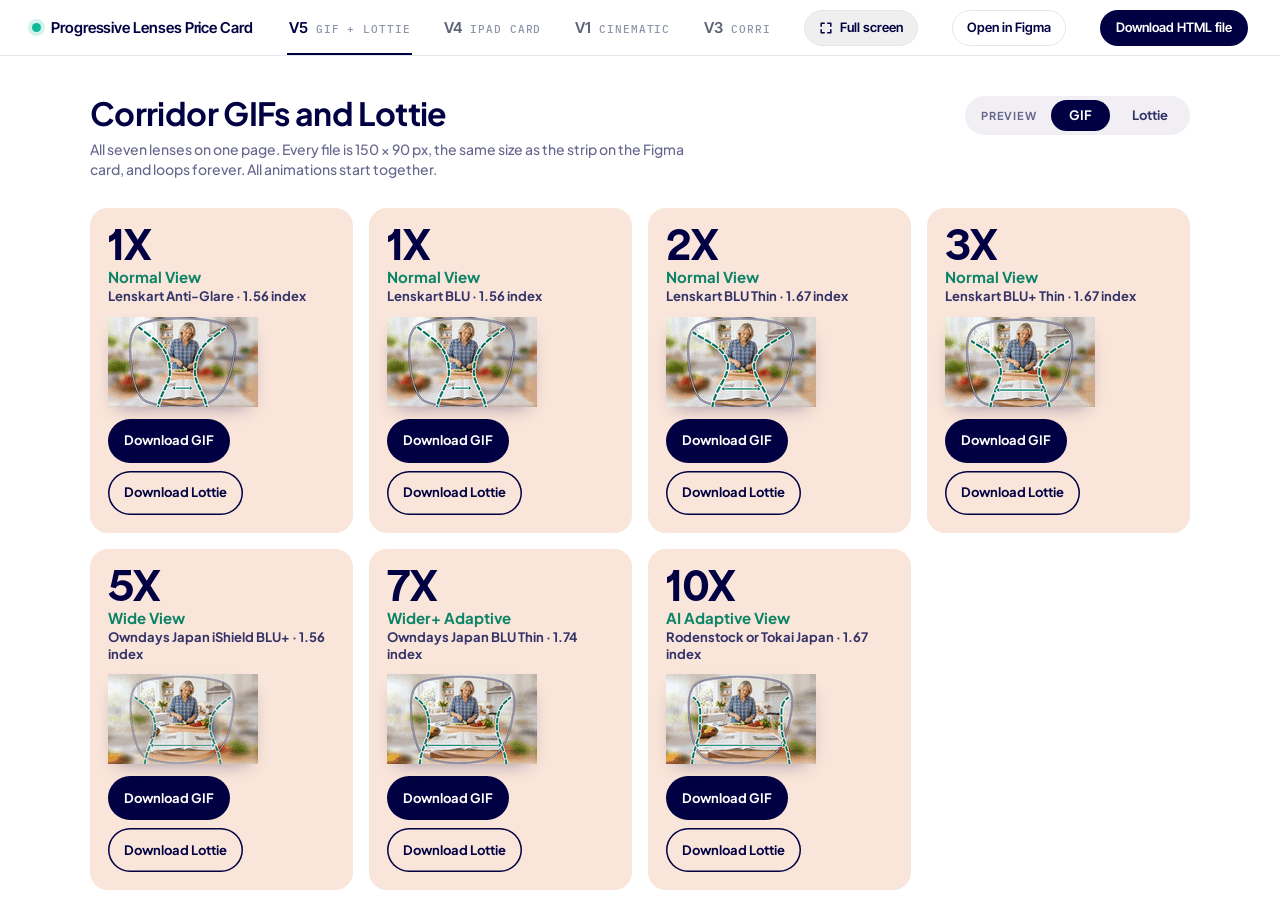
<file: index.html>
<!doctype html>
<html lang="en">
<head>
<meta charset="utf-8">
<meta name="viewport" content="width=device-width,initial-scale=1,viewport-fit=cover">
<title>Progressive Lenses Price Card</title>
<meta name="description" content="Lenskart progressive lenses price card: two interactive versions and the original swipe card.">
<meta name="theme-color" content="#ffffff">
<meta property="og:type" content="website">
<meta property="og:title" content="Progressive Lenses Price Card">
<meta property="og:description" content="Pick a lens and see its corridor of clear vision. Two interactive versions and the original card.">
<meta property="og:image" content="https://manvendrakumar-hub.github.io/lk-progressive-lens-card/og.png">
<meta name="twitter:card" content="summary_large_image">
<link rel="icon" href="data:image/svg+xml,%3Csvg xmlns='http://www.w3.org/2000/svg' viewBox='0 0 32 32'%3E%3Crect width='32' height='32' rx='7' fill='%23000042'/%3E%3Ccircle cx='16' cy='16' r='6' fill='%230fb99a'/%3E%3C/svg%3E">
<link rel="preconnect" href="https://fonts.googleapis.com">
<link rel="preconnect" href="https://fonts.gstatic.com" crossorigin>
<link rel="stylesheet" href="https://fonts.googleapis.com/css2?family=Inter+Tight:wght@400;500;600;700&family=IBM+Plex+Mono:wght@400;500&display=swap">
<style>
:root{color-scheme:light;--ink:#0d1020;--navy:#000042;--muted:#5c6376;--line:#e4e7ee;--accent:#0fb99a;--tabs-h:56px;--display:"Inter Tight",system-ui,-apple-system,"Segoe UI",sans-serif;--mono:"IBM Plex Mono",ui-monospace,"SF Mono",Menlo,monospace}
*{box-sizing:border-box;margin:0}
html,body{height:100%;height:100dvh}
body{background:#fff;color:var(--ink);font:400 16px/1.5 var(--display);-webkit-font-smoothing:antialiased;display:flex;flex-direction:column;overflow:hidden}
.tabbar{flex:none;height:var(--tabs-h);display:flex;align-items:center;gap:clamp(14px,3vw,34px);padding:0 clamp(16px,3vw,32px);background:#fff;border-bottom:1px solid var(--line);z-index:10}
.brand{display:flex;align-items:center;gap:10px;font:600 15px/1 var(--display);letter-spacing:-.005em;color:var(--navy);white-space:nowrap}
.brand::before{content:"";width:9px;height:9px;border-radius:50%;background:var(--accent);box-shadow:0 0 0 4px rgba(15,185,154,.18)}
.tabs{display:flex;align-items:stretch;height:100%;gap:clamp(16px,2.6vw,30px);overflow-x:auto;scrollbar-width:none;flex:1;min-width:0}
.tabs::-webkit-scrollbar{display:none}
.tab{flex:none;appearance:none;background:none;border:0;border-bottom:2px solid transparent;padding:2px 2px 0;min-width:44px;font:600 15px/1 var(--display);color:var(--muted);cursor:pointer;white-space:nowrap;transition:color .2s,border-color .2s;touch-action:manipulation}
.tab:hover{color:var(--navy)}
.tab[aria-selected=true]{color:var(--navy);border-bottom-color:var(--navy)}
.tab:focus-visible{outline:2px solid var(--accent);outline-offset:-2px;border-radius:6px}
.tab small{font:500 11px/1 var(--mono);letter-spacing:.08em;text-transform:uppercase;color:#8d95aa;margin-left:8px}
.dl{flex:none;display:inline-flex;align-items:center;justify-content:center;min-height:36px;padding:0 16px;border-radius:999px;background:var(--navy);color:#fff;font:600 13px/1 var(--display);text-decoration:none;transition:background .2s}
.fg{flex:none;display:inline-flex;align-items:center;justify-content:center;min-height:36px;padding:0 14px;border-radius:999px;border:1px solid var(--line);color:var(--navy);font:600 13px/1 var(--display);text-decoration:none;transition:border-color .2s,background .2s}
.fg:hover{border-color:#aab1c5;background:#f4f6f9}.fg:focus-visible{outline:2px solid var(--accent);outline-offset:3px}
.dl:hover{background:#0a0a5c}.dl:focus-visible{outline:2px solid var(--accent);outline-offset:3px}
.stage{flex:1;position:relative;min-height:0}
.panel{position:absolute;inset:0;display:none}
.panel.on{display:block}
.panel iframe{width:100%;height:100%;border:0;display:block;background:#fff}
.fs-btn{gap:7px;touch-action:manipulation}
body.is-fs .tabbar{display:none}
.fs-exit{position:fixed;top:12px;right:14px;z-index:50;display:none;align-items:center;gap:6px;height:34px;padding:0 13px;border-radius:999px;background:rgba(0,0,66,.82);color:#fff;font:600 12.5px/1 var(--display);border:1px solid rgba(255,255,255,.18);-webkit-backdrop-filter:blur(8px);backdrop-filter:blur(8px);cursor:pointer;touch-action:manipulation;box-shadow:0 8px 20px -10px rgba(0,0,40,.5)}
body.is-fs .fs-exit{display:inline-flex}
body.is-fs.fs-v1 .fs-exit{display:none}
@media (max-width:1240px){.tab small{display:none}.tabbar{gap:16px;padding:0 18px}.tabs{gap:18px}}
@media (max-width:1120px){.fs-btn{padding:0;width:36px}.fs-btn span{display:none}}
@media (max-width:820px){:root{--tabs-h:52px}.brand span{display:none}.tab small{display:none}.dl,.fg{padding:0 12px}.fs-btn{width:36px;padding:0}}
@media (max-width:520px){.fg:not(.fs-btn){display:none}}
</style>
</head>
<body>
<header class="tabbar">
  <div class="brand"><span>Progressive Lenses Price Card</span></div>
  <nav class="tabs" role="tablist" aria-label="Versions">
    <button class="tab" role="tab" id="tab-v5" aria-selected="true" aria-controls="panel-v5" data-tab="v5">V5<small>GIF + Lottie</small></button>
    <button class="tab" role="tab" id="tab-v4" aria-selected="false" aria-controls="panel-v4" data-tab="v4" tabindex="-1">V4<small>iPad card</small></button>
    <button class="tab" role="tab" id="tab-v1" aria-selected="false" aria-controls="panel-v1" data-tab="v1" tabindex="-1">V1<small>Cinematic</small></button>
    <button class="tab" role="tab" id="tab-v3" aria-selected="false" aria-controls="panel-v3" data-tab="v3" tabindex="-1">V3<small>Corridor diagram</small></button>
    <button class="tab" role="tab" id="tab-card" aria-selected="false" aria-controls="panel-card" data-tab="card" tabindex="-1">Original card</button>
  </nav>
  <button class="fg fs-btn" id="fsBtn" type="button" aria-label="Full screen" title="Full screen">
    <svg viewBox="0 0 16 16" width="14" height="14" fill="none" stroke="currentColor" stroke-width="1.7" stroke-linecap="round" stroke-linejoin="round" aria-hidden="true"><path d="M2.5 6V2.5H6M10 2.5h3.5V6M13.5 10v3.5H10M6 13.5H2.5V10"/></svg>
    <span>Full screen</span>
  </button>
  <a class="fg" href="https://www.figma.com/design/m8C0isLoQmUUjMDiWTLdDq" target="_blank" rel="noopener">Open in Figma</a>
  <a class="dl" href="progressive-lenses-price-card.html" download="progressive-lenses-price-card.html">Download HTML file</a>
</header>
<main class="stage">
  <section class="panel on" id="panel-v5" role="tabpanel" aria-labelledby="tab-v5"><iframe title="V5 GIF export" data-src="proto/v5/?v=5" allow="autoplay; fullscreen"></iframe></section>
  <section class="panel" id="panel-v1" role="tabpanel" aria-labelledby="tab-v1"><iframe title="V1 Cinematic" data-src="proto/v1/?v=5" allow="autoplay; fullscreen"></iframe></section>
  <section class="panel" id="panel-v3" role="tabpanel" aria-labelledby="tab-v3"><iframe title="V3 Corridor diagram" data-src="proto/v3/?v=5" allow="autoplay; fullscreen"></iframe></section>
  <section class="panel" id="panel-v4" role="tabpanel" aria-labelledby="tab-v4"><iframe title="V4 iPad card" data-src="proto/v4/?v=5" allow="autoplay; fullscreen"></iframe></section>
  <section class="panel" id="panel-card" role="tabpanel" aria-labelledby="tab-card"><iframe title="Original price card" data-src="card/?v=5" allow="autoplay; fullscreen"></iframe></section>
</main>
<button class="fs-exit" id="fsExit" type="button" aria-label="Exit full screen">Exit full screen ✕</button>
<script>
(function(){
  var tabs=[].slice.call(document.querySelectorAll('.tab')), titles={v5:'V5',v1:'V1',v3:'V3',v4:'V4',card:'Original card'};
  var curTab='v5', isFs=false;
  function broadcastFs(){
    document.querySelectorAll('.panel iframe').forEach(function(f){
      try{if(f.contentWindow) f.contentWindow.postMessage({type:'lk-fs-state',active:isFs},'*');}catch(e){}
    });
  }
  function applyFs(on,fromNative){
    isFs=!!on;
    document.body.classList.toggle('is-fs',isFs);
    document.body.classList.toggle('fs-v1',isFs && curTab==='v1');
    if(!fromNative){
      var el=document.documentElement;
      if(isFs){
        try{var p=(el.requestFullscreen||el.webkitRequestFullscreen); if(p) Promise.resolve(p.call(el)).catch(function(){});}catch(e){}
      }else{
        if(document.fullscreenElement||document.webkitFullscreenElement){
          try{var ex=(document.exitFullscreen||document.webkitExitFullscreen); if(ex) Promise.resolve(ex.call(document)).catch(function(){});}catch(e){}
        }
      }
    }
    broadcastFs();
  }
  function show(id,focus){
    if(!titles[id]) id='v5';
    curTab=id;
    document.body.classList.toggle('fs-v1',isFs && curTab==='v1');
    tabs.forEach(function(t){var on=t.dataset.tab===id;t.setAttribute('aria-selected',on);t.tabIndex=on?0:-1;if(on&&focus)t.focus();});
    document.querySelectorAll('.panel').forEach(function(p){var on=p.id==='panel-'+id;p.classList.toggle('on',on);
      var f=p.querySelector('iframe'); if(on&&!f.src) f.src=f.dataset.src;});
    document.title=titles[id]+' · Progressive Lenses Price Card';
  }
  tabs.forEach(function(t,i){
    t.addEventListener('click',function(){location.hash=t.dataset.tab;});
    t.addEventListener('keydown',function(e){var k=e.key,n=tabs.length,j=-1;
      if(k==='ArrowRight')j=(i+1)%n;else if(k==='ArrowLeft')j=(i-1+n)%n;else if(k==='Home')j=0;else if(k==='End')j=n-1;
      if(j>-1){e.preventDefault();location.hash=tabs[j].dataset.tab;tabs[j].focus();}});
  });
  document.getElementById('fsBtn').addEventListener('click',function(){applyFs(!isFs);});
  document.getElementById('fsExit').addEventListener('click',function(){applyFs(false);});
  document.addEventListener('fullscreenchange',function(){if(!document.fullscreenElement&&isFs)applyFs(false,true);});
  document.addEventListener('webkitfullscreenchange',function(){if(!document.webkitFullscreenElement&&isFs)applyFs(false,true);});
  addEventListener('keydown',function(e){if(e.key==='Escape'&&isFs)applyFs(false);});
  addEventListener('message',function(e){
    var d=e.data||{};
    if(d.type==='lk-fs-toggle') applyFs(!isFs);
    else if(d.type==='lk-fs-query') broadcastFs();
  });
  function route(){show((location.hash||'#v5').slice(1).split('/')[0]);}
  addEventListener('hashchange',route); route();
})();
</script>
</body>
</html>
</file>
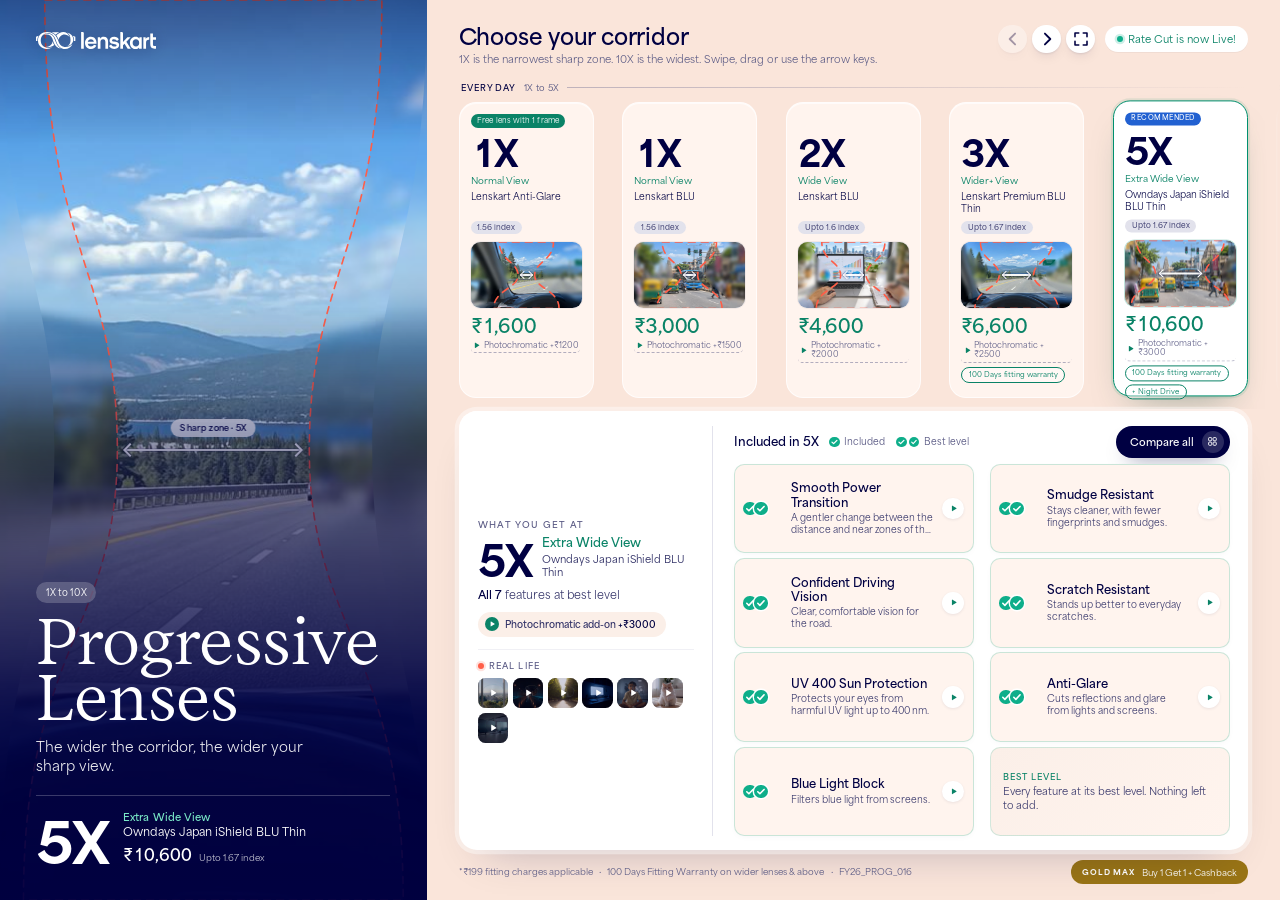
<file: proto/v1/index.html>
<!doctype html>
<html lang="en">
<head>
<meta charset="utf-8">
<meta name="viewport" content="width=device-width, initial-scale=1, viewport-fit=cover">
<title>Progressive Lenses · Cinematic</title>
<meta name="theme-color" content="#FAE5DA">
<link rel="icon" href="data:,">
<link rel="stylesheet" href="../shared/corridor.css?v=5">
<link rel="stylesheet" href="style.css?v=5">
</head>
<body>

<div class="app" id="app">

  <!-- LEFT: live hero corridor -->
  <aside class="hero" aria-label="Progressive Lenses">
    <div class="hero-cx" id="heroCx" aria-hidden="true"></div>
    <div class="hero-shade" aria-hidden="true"></div>

    <div class="hero-top">
      <img class="wordmark" src="../assets/lenskart-wordmark-white.svg" alt="Lenskart">
    </div>

    <div class="hero-copy">
      <span class="hero-range" id="heroRange">1X to 10X</span>
      <h1 class="hero-title">Progressive<br>Lenses</h1>
      <p class="hero-line">The wider the corridor, the wider your sharp view.</p>

      <div class="hero-sel" aria-live="polite">
        <div class="hero-x swap" id="heroX">5X</div>
        <div class="hero-meta swap" id="heroMeta">
          <div class="hero-view" id="heroView">Extra Wide View</div>
          <div class="hero-name" id="heroName">Owndays Japan iShield BLU Thin</div>
          <div class="hero-price"><span id="heroPrice">₹10,600</span><span class="hero-price-note" id="heroIndex">Upto 1.67 index</span></div>
        </div>
      </div>
    </div>
  </aside>

  <!-- RIGHT: carousel + detail -->
  <main class="stage">
    <header class="stage-head">
      <div class="stage-title">
        <h2>Choose your corridor</h2>
        <p>1X is the narrowest sharp zone. <span id="maxX">10X</span> is the widest. Swipe, drag or use the arrow keys.</p>
      </div>
      <div class="head-right">
        <div class="arrows" role="group" aria-label="Scroll lenses">
          <button class="arrow" id="prevBtn" type="button" aria-label="Scroll left">
            <svg viewBox="0 0 24 24" width="20" height="20" aria-hidden="true"><path d="M14.5 5.5 8 12l6.5 6.5" fill="none" stroke="currentColor" stroke-width="2.2" stroke-linecap="round" stroke-linejoin="round"/></svg>
          </button>
          <button class="arrow" id="nextBtn" type="button" aria-label="Scroll right">
            <svg viewBox="0 0 24 24" width="20" height="20" aria-hidden="true"><path d="M9.5 5.5 16 12l-6.5 6.5" fill="none" stroke="currentColor" stroke-width="2.2" stroke-linecap="round" stroke-linejoin="round"/></svg>
          </button>
          <button class="arrow fs-toggle" id="fsBtn" type="button" aria-label="Toggle full screen" aria-pressed="false" title="Full screen">
            <svg class="ic-exp" viewBox="0 0 24 24" width="18" height="18" aria-hidden="true"><path d="M4 9V4h5M15 4h5v5M20 15v5h-5M9 20H4v-5" fill="none" stroke="currentColor" stroke-width="2.1" stroke-linecap="round" stroke-linejoin="round"/></svg>
            <svg class="ic-cmp" viewBox="0 0 24 24" width="18" height="18" aria-hidden="true"><path d="M9 4v5H4M20 9h-5V4M15 20v-5h5M4 15h5v5" fill="none" stroke="currentColor" stroke-width="2.1" stroke-linecap="round" stroke-linejoin="round"/></svg>
          </button>
        </div>
        <span class="ratecut" id="rateCut"><i></i><span>Rate Cut is now Live!</span></span>
      </div>
    </header>

    <section class="carousel" id="carousel" aria-label="Lens carousel">
      <div class="track" id="track" role="radiogroup" aria-label="Progressive lenses"></div>
    </section>

    <section class="detail" id="detail" aria-live="polite"></section>

    <footer class="foot">
      <p class="foot-facts" id="footFacts"></p>
      <span class="gold" id="gold"><b>GOLD MAX</b><span>Buy 1 Get 1 + Cashback</span></span>
    </footer>
  </main>
</div>

<!-- Compare matrix -->
<div class="cmp" id="cmp" role="dialog" aria-modal="true" aria-labelledby="cmpTitle" hidden>
  <div class="cmp-inner">
    <header class="cmp-head">
      <div>
        <span class="cmp-eyebrow">COMPARE · <span id="cmpCount">8</span> LENSES</span>
        <h2 id="cmpTitle">Find the corridor that fits</h2>
      </div>
      <div class="cmp-head-r">
        <div class="cmp-legend" aria-hidden="true">
          <span><i class="tk tk1"></i>Included</span>
          <span><i class="tk tk2"></i>Best level</span>
        </div>
        <button class="cmp-close" id="cmpClose" type="button" aria-label="Close compare">
          <svg viewBox="0 0 24 24" width="20" height="20" aria-hidden="true"><path d="M6 6l12 12M18 6 6 18" fill="none" stroke="currentColor" stroke-width="2.2" stroke-linecap="round"/></svg>
          <span>Close</span>
        </button>
      </div>
    </header>
    <div class="cmp-scroll" id="cmpScroll"><div id="cmpTable"></div></div>
    <footer class="foot cmp-foot">
      <p class="foot-facts" id="cmpFacts"></p>
      <span class="gold"><b>GOLD MAX</b><span>Buy 1 Get 1 + Cashback</span></span>
    </footer>
  </div>
</div>

<!-- Real-life clip lightbox -->
<div class="lb" id="lb" role="dialog" aria-modal="true" aria-labelledby="lbTitle" hidden>
  <div class="lb-scrim" data-close></div>
  <div class="lb-card">
    <div class="lb-media">
      <video id="lbVideo" autoplay muted loop playsinline webkit-playsinline preload="auto"></video>
      <span class="lb-badge"><i></i>Real life</span>
    </div>
    <div class="lb-info">
      <span class="lb-eyebrow" id="lbEye"></span>
      <h3 id="lbTitle"></h3>
      <p class="lb-blurb" id="lbBlurb"></p>
      <div class="lb-status" id="lbStatus"></div>
      <div class="lb-nav" id="lbNav">
        <button class="lb-step" id="lbPrev" type="button" aria-label="Previous clip">
          <svg viewBox="0 0 24 24" width="18" height="18" aria-hidden="true"><path d="M14.5 5.5 8 12l6.5 6.5" fill="none" stroke="currentColor" stroke-width="2.2" stroke-linecap="round" stroke-linejoin="round"/></svg>
        </button>
        <span class="lb-dots" id="lbDots" aria-hidden="true"></span>
        <button class="lb-step" id="lbNext" type="button" aria-label="Next clip">
          <svg viewBox="0 0 24 24" width="18" height="18" aria-hidden="true"><path d="M9.5 5.5 16 12l-6.5 6.5" fill="none" stroke="currentColor" stroke-width="2.2" stroke-linecap="round" stroke-linejoin="round"/></svg>
        </button>
      </div>
    </div>
    <button class="lb-close" id="lbClose" type="button" aria-label="Close clip">
      <svg viewBox="0 0 24 24" width="20" height="20" aria-hidden="true"><path d="M6 6l12 12M18 6 6 18" fill="none" stroke="currentColor" stroke-width="2.2" stroke-linecap="round"/></svg>
    </button>
  </div>
</div>

<script src="../shared/data.js?v=5"></script>
<script src="../shared/corridor.js?v=5"></script>
<script src="app.js?v=5"></script>
</body>
</html>
</file>
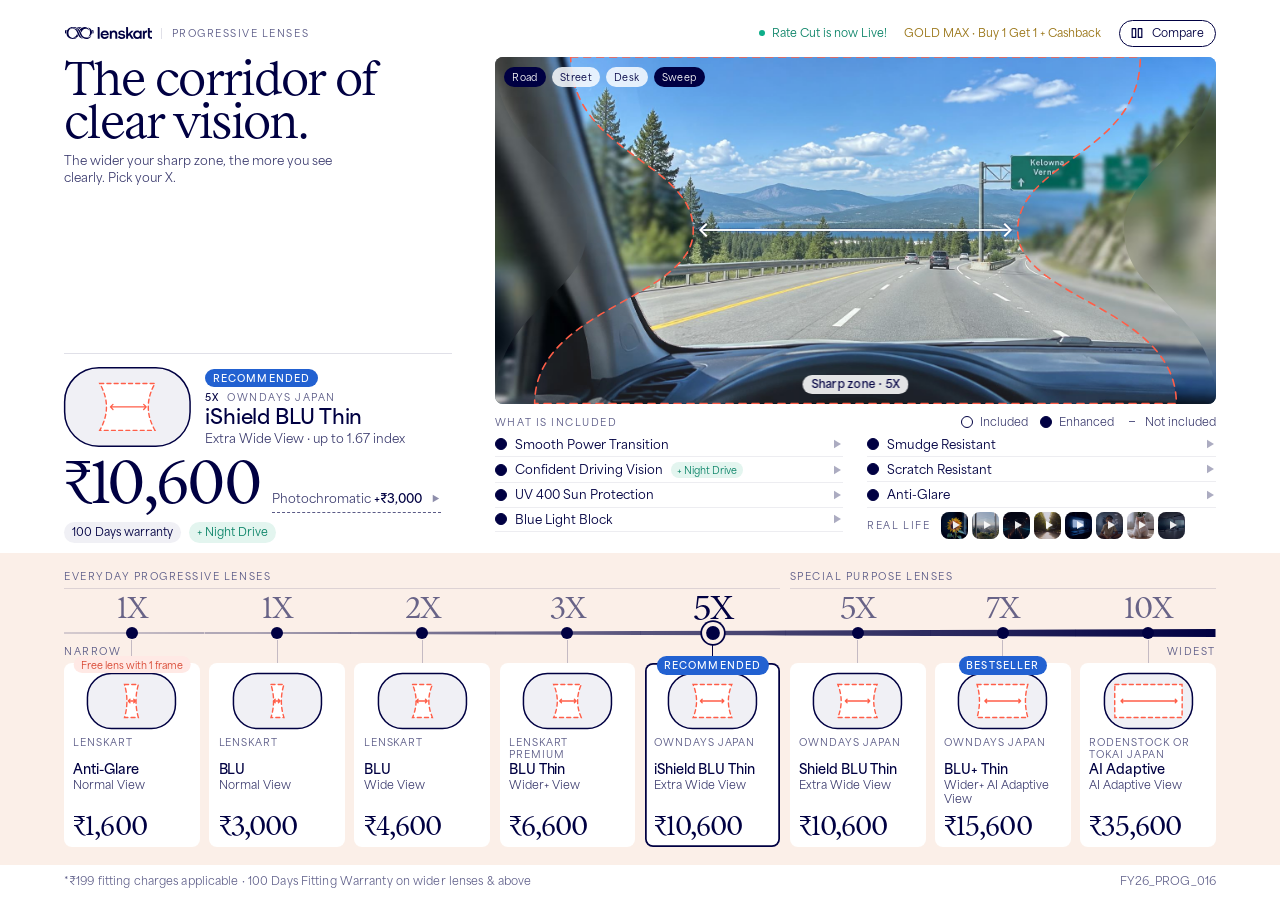
<file: proto/v3/index.html>
<!doctype html>
<html lang="en">
<head>
<meta charset="utf-8">
<meta name="viewport" content="width=device-width, initial-scale=1">
<title>Progressive Lenses · Corridor diagram</title>
<meta name="description" content="Lenskart progressive lenses: pick your X and see the corridor of clear vision.">
<link rel="icon" href="data:,">
<link rel="stylesheet" href="../shared/corridor.css?v=5">
<link rel="stylesheet" href="style.css?v=5">
</head>
<body data-view="lenses">
<a class="skip" href="#band">Skip to lens selector</a>
<div class="sr" id="sr" aria-live="polite"></div>
<div class="app">

  <header class="top">
    <div class="top-l">
      <span class="wm" role="img" aria-label="Lenskart"></span>
      <span class="top-sep" aria-hidden="true"></span>
      <span class="eyebrow">Progressive lenses</span>
    </div>
    <div class="top-r">
      <span class="live"><i aria-hidden="true"></i><span id="rateCut"></span></span>
      <span class="gold" id="gold"></span>
      <button class="cmp-btn" id="cmpBtn" type="button" aria-pressed="false">
        <svg viewBox="0 0 16 16" width="14" height="14" aria-hidden="true"><path d="M2.5 3h4v10h-4zM9.5 3h4v10h-4z" fill="none" stroke="currentColor" stroke-width="1.4" stroke-linejoin="round"/></svg>
        <span id="cmpLabel">Compare</span>
      </button>
    </div>
  </header>

  <main class="main" id="viewLenses">
    <div class="left">
      <div class="head">
        <h1>The corridor of clear vision.</h1>
        <p class="sub">The wider your sharp zone, the more you see clearly. Pick your X.</p>
      </div>
      <section class="detail" id="detail" aria-label="Selected lens">
        <div class="d-top">
          <svg class="lens big" id="bigLens" aria-hidden="true"></svg>
          <div class="d-id">
            <div class="d-pill" id="dPill"></div>
            <p class="eyebrow d-eyebrow"><b id="dX"></b><span id="dBrand"></span></p>
            <h2 id="dName"></h2>
            <p class="d-sub" id="dSub"></p>
          </div>
        </div>
        <div class="d-price">
          <span class="price" id="dPrice" aria-label="Lens price"></span>
          <button class="addon" id="dAddon" type="button" aria-label="Photochromatic add-on, see it in real life">
            <span>Photochromatic <b id="dAddonV"></b></span>
            <svg viewBox="0 0 12 12" width="11" height="11" aria-hidden="true"><path d="M3 1.8v8.4L10 6z" fill="currentColor"/></svg>
          </button>
        </div>
        <div class="chips" id="dChips"></div>
      </section>
    </div>

    <div class="right">
      <div class="banner-wrap">
        <div class="banner" id="banner" aria-label="Live corridor effect for the selected lens"></div>
        <div class="banner-ctl" role="group" aria-label="Banner options">
          <button type="button" class="pillbtn" data-scene="road_day" aria-pressed="true">Road</button>
          <button type="button" class="pillbtn" data-scene="street_day" aria-pressed="false">Street</button>
          <button type="button" class="pillbtn" data-scene="desk_day" aria-pressed="false">Desk</button>
          <button type="button" class="pillbtn" id="panBtn" aria-pressed="true">Sweep</button>
        </div>
      </div>
      <section class="features" aria-label="What is included">
        <div class="f-head">
          <span class="eyebrow">What is included</span>
          <span class="legend" aria-label="Legend">
            <span><i class="dot" data-v="1"></i>Included</span>
            <span><i class="dot" data-v="2"></i>Enhanced</span>
            <span><i class="dot" data-v="0"></i>Not included</span>
          </span>
        </div>
        <ul class="f-list" id="fList"></ul>
      </section>
    </div>
  </main>

  <section class="band" id="band" aria-label="Choose your lens">
    <div class="band-scroll" id="bandScroll">
      <div class="band-in">
        <div class="groups" aria-hidden="true">
          <div class="g g1"><span>Everyday progressive lenses</span></div>
          <div class="g g2"><span>Special purpose lenses</span></div>
        </div>
        <div class="cols" id="cols" role="radiogroup" aria-label="Lens, narrow to widest corridor"></div>
      </div>
    </div>
  </section>

  <section class="compare" id="viewCompare" aria-label="Compare all lenses" hidden>
    <div class="cmp-head">
      <h1>Compare at a glance</h1>
      <span class="legend" aria-label="Legend">
        <span><i class="dot" data-v="1"></i>Included</span>
        <span><i class="dot" data-v="2"></i>Enhanced</span>
        <span><i class="dot" data-v="0"></i>Not available</span>
      </span>
    </div>
    <div class="mx-wrap"><table class="mx" id="mx"></table></div>
  </section>

  <footer class="foot">
    <span id="fFacts"></span>
    <span id="fCode"></span>
  </footer>
</div>

<div class="lb" id="lb" role="dialog" aria-modal="true" aria-labelledby="lbTitle" hidden>
  <div class="lb-back" data-close></div>
  <div class="lb-panel">
    <div class="lb-media"><video id="lbVideo" autoplay muted loop playsinline webkit-playsinline preload="auto"></video></div>
    <div class="lb-info">
      <p class="eyebrow" id="lbEyebrow">In real life</p>
      <h3 id="lbTitle"></h3>
      <div class="lb-status" id="lbStatus"></div>
      <p class="lb-blurb" id="lbBlurb"></p>
      <div class="lb-nav">
        <button type="button" id="lbPrev" aria-label="Previous clip">&#8592;</button>
        <span id="lbCount"></span>
        <button type="button" id="lbNext" aria-label="Next clip">&#8594;</button>
      </div>
    </div>
    <button class="lb-x" id="lbClose" type="button" aria-label="Close">
      <svg viewBox="0 0 14 14" width="14" height="14" aria-hidden="true"><path d="M2 2l10 10M12 2L2 12" stroke="currentColor" stroke-width="1.6" stroke-linecap="round"/></svg>
    </button>
  </div>
</div>

<script src="../shared/data.js?v=5"></script>
<script src="../shared/corridor.js?v=5"></script>
<script src="app.js?v=5"></script>
</body>
</html>
</file>
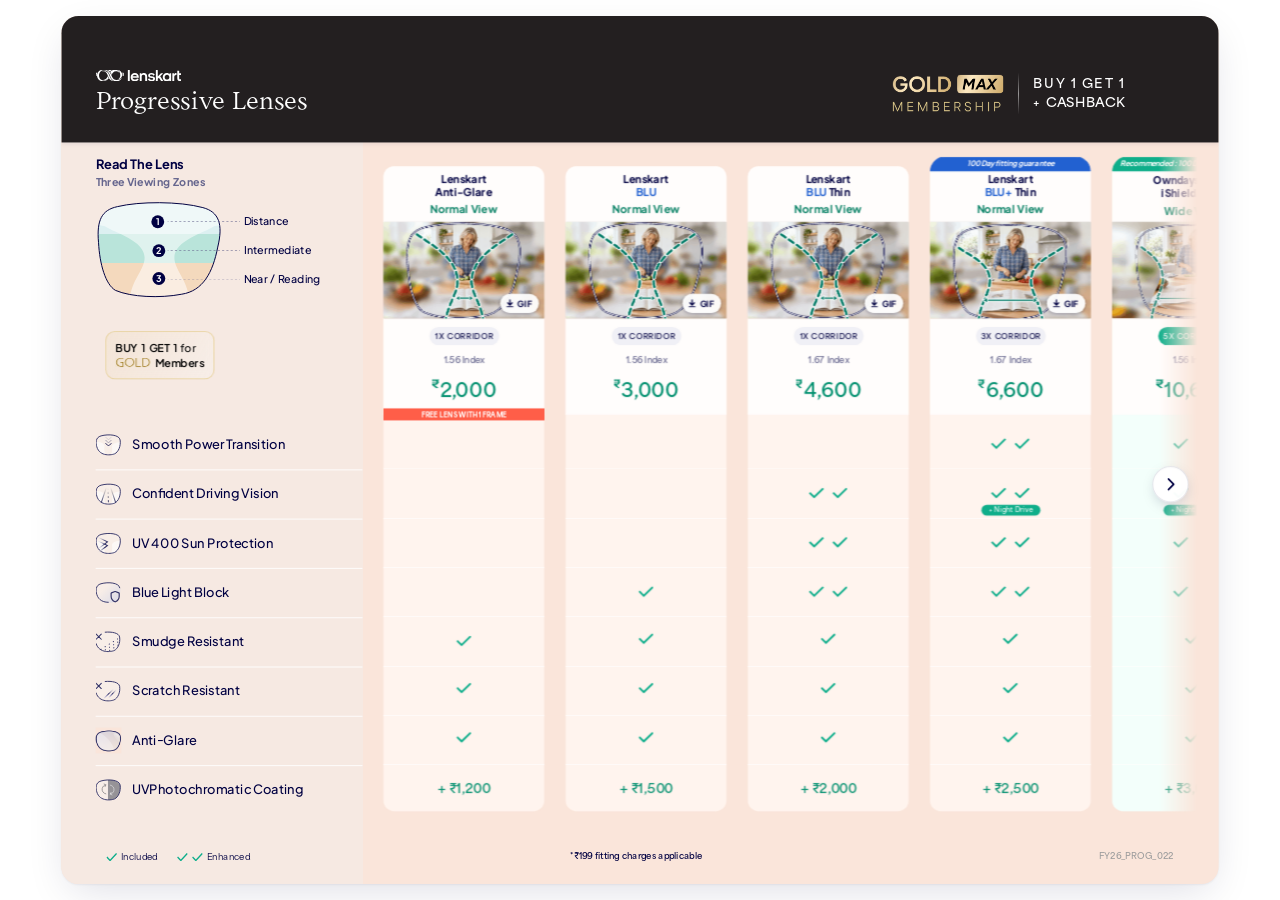
<file: proto/v4/index.html>
<!doctype html>
<html lang="en">
<head>
<meta charset="utf-8">
<meta name="viewport" content="width=device-width, initial-scale=1, viewport-fit=cover">
<title>Progressive Lenses - Price Card</title>
<meta name="description" content="Lenskart progressive lens price card: compare seven lenses side by side.">
<meta name="theme-color" content="#231f20">
<link rel="preload" href="../assets/fonts/LenskartSans-Bold.woff2" as="font" type="font/woff2" crossorigin>
<link rel="preload" href="../assets/fonts/PlusJakartaSans-Bold.woff2" as="font" type="font/woff2" crossorigin>
<link rel="icon" href="data:,">
<link rel="stylesheet" href="style.css">
</head>
<body>
<div class="viewport">
  <main class="stage" id="stage" aria-label="Progressive lenses price card">

    <header class="topbar">
      <img class="topbar__logo" src="assets/lenskart-wordmark.svg" width="80" height="11" alt="Lenskart">
      <h1 class="topbar__title">Progressive Lenses</h1>
      <img class="topbar__gold" src="assets/gold-max-membership.png" width="103" height="33.5" alt="Gold Max membership">
      <img class="topbar__rule" src="assets/header-divider.svg" width="1" height="40" alt="">
      <p class="topbar__offer"><span>BUY 1 GET 1</span><br>+&nbsp; CASHBACK</p>
    </header>

    <aside class="side" aria-label="Lens features">
      <div class="side__intro">
        <p class="side__h">Read The Lens</p>
        <p class="side__sub">Three Viewing Zones</p>
      </div>

      <div class="zones" aria-label="Lens viewing zones">
        <img class="zones__lens" src="assets/lens-zones.svg" width="120" height="93" alt="">
        <span class="zones__n zones__n--1">1</span>
        <span class="zones__n zones__n--2">2</span>
        <span class="zones__n zones__n--3">3</span>
        <img class="zones__dots zones__dots--1" src="assets/zone-line.svg" alt="">
        <img class="zones__dots zones__dots--2" src="assets/zone-line.svg" alt="">
        <img class="zones__dots zones__dots--3" src="assets/zone-line.svg" alt="">
        <span class="zones__l zones__l--1">Distance</span>
        <span class="zones__l zones__l--2">Intermediate</span>
        <span class="zones__l zones__l--3">Near / Reading</span>
      </div>

      <div class="b1g1">
        <div class="b1g1__in">
          <p class="b1g1__l1"><b>BUY 1 GET 1</b> <span>for</span></p>
          <p class="b1g1__l2"><img src="assets/gold.svg" width="33.67" height="9.22" alt="GOLD"><b>Members</b></p>
        </div>
      </div>

      <ul class="feat">
        <li class="feat__row"><img src="assets/icon-smooth.svg" width="24" height="24" alt=""><span>Smooth Power Transition</span></li>
        <li class="feat__row"><img src="assets/icon-driving.svg" width="24" height="24" alt=""><span>Confident Driving Vision</span></li>
        <li class="feat__row"><img src="assets/icon-uv.svg" width="24" height="24" alt=""><span>UV 400 Sun Protection</span></li>
        <li class="feat__row"><img src="assets/icon-blue.svg" width="24" height="24" alt=""><span>Blue Light Block</span></li>
        <li class="feat__row"><img src="assets/icon-smudge.svg" width="24" height="24" alt=""><span>Smudge Resistant</span></li>
        <li class="feat__row"><img src="assets/icon-scratch.svg" width="24" height="24" alt=""><span>Scratch Resistant</span></li>
        <li class="feat__row"><img src="assets/icon-antiglare.png" width="24" height="24" alt=""><span>Anti-Glare</span></li>
        <li class="feat__row"><img src="assets/icon-photochromatic.svg" width="24" height="24" alt=""><span>UVPhotochromatic Coating</span></li>
      </ul>

      <div class="legend" aria-label="Legend">
        <span class="legend__i"><img src="assets/legend-tick.svg" width="10" height="7.14" alt="">Included</span>
        <span class="legend__i"><img src="assets/legend-tick.svg" width="10" height="7.14" alt=""><img src="assets/legend-tick.svg" width="10" height="7.14" alt="">Enhanced</span>
      </div>
    </aside>

    <section class="rail" aria-label="Lens price cards. Scroll sideways to see all seven.">
      <div class="scroller" id="scroller" tabindex="0" role="group" aria-roledescription="carousel" aria-label="Seven lens cards">
        <div class="track" id="track"></div>
      </div>
      <button class="nav nav--prev" id="prev" type="button" aria-label="Show previous lenses" hidden>
        <svg viewBox="0 0 24 24" width="18" height="18" aria-hidden="true"><path d="M14.5 5.5 8 12l6.5 6.5" fill="none" stroke="currentColor" stroke-width="2.2" stroke-linecap="round" stroke-linejoin="round"/></svg>
      </button>
      <button class="nav nav--next" id="next" type="button" aria-label="Show more lenses">
        <svg viewBox="0 0 24 24" width="18" height="18" aria-hidden="true"><path d="M9.5 5.5 16 12l-6.5 6.5" fill="none" stroke="currentColor" stroke-width="2.2" stroke-linecap="round" stroke-linejoin="round"/></svg>
      </button>
    </section>

    <footer class="foot">
      <p class="foot__fit">*₹199 fitting charges applicable</p>
      <p class="foot__code">FY26_PROG_022</p>
    </footer>
  </main>
</div>
<script src="app.js"></script>
</body>
</html>
</file>
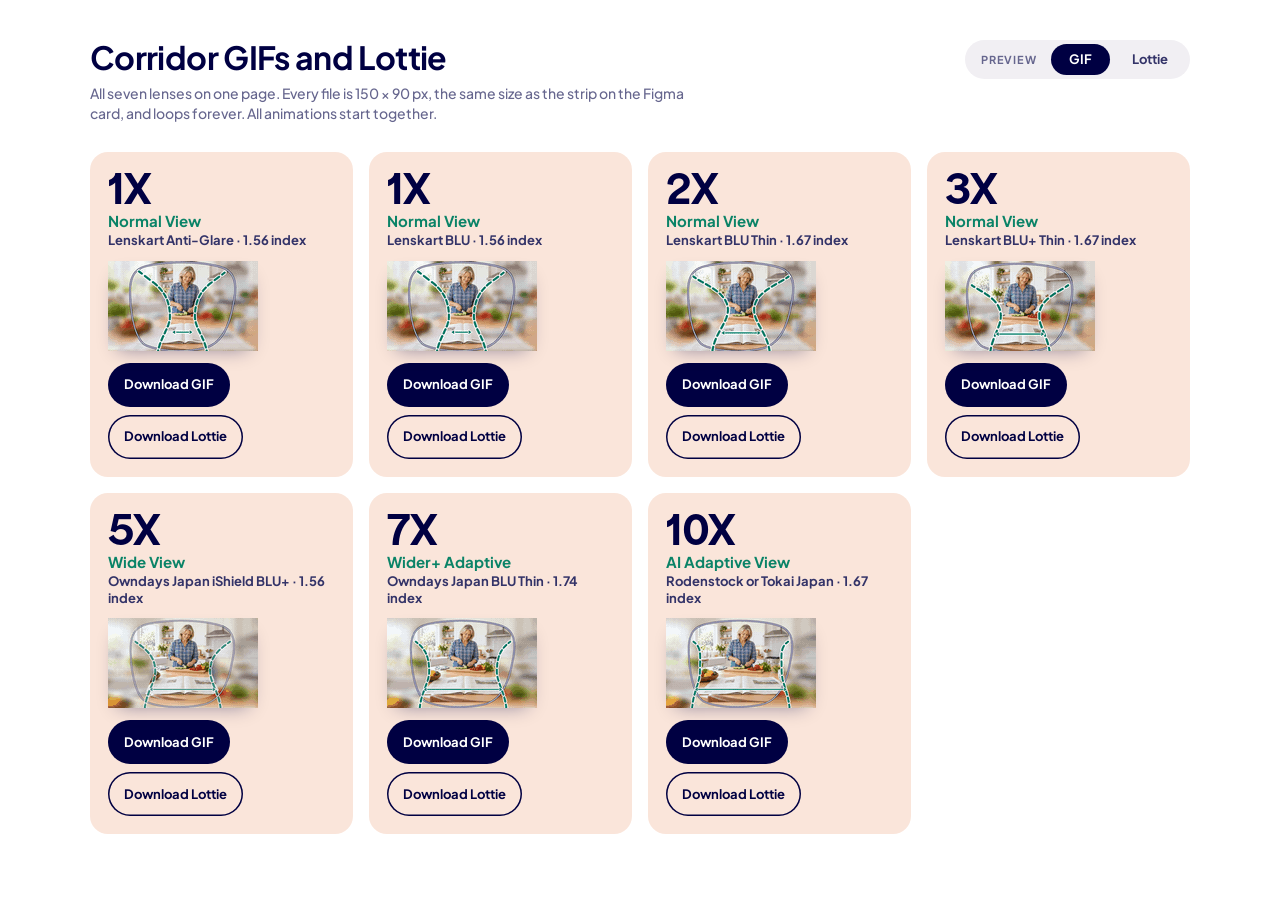
<file: proto/v5/index.html>
<!doctype html>
<html lang="en">
<head>
<meta charset="utf-8">
<meta name="viewport" content="width=device-width,initial-scale=1">
<title>V5 · Corridor GIFs and Lottie</title>
<link rel="stylesheet" href="style.css">
</head>
<body>
<main class="page">
  <header class="top">
    <div>
      <h1>Corridor GIFs and Lottie</h1>
      <p>All seven lenses on one page. Every file is 150 × 90 px, the same size as the strip on the Figma card, and loops forever. All animations start together.</p>
    </div>
    <div class="seg" role="radiogroup" aria-label="Preview as">
      <span class="seg-l">Preview</span>
      <button role="radio" aria-checked="true" data-mode="gif">GIF</button>
      <button role="radio" aria-checked="false" data-mode="lottie">Lottie</button>
    </div>
  </header>
  <section class="grid" id="grid" aria-label="Corridor animations"></section>
</main>
<script src="vendor/lottie_light.min.js"></script>
<script src="app.js"></script>
</body>
</html>
</file>
<file: proto/shared/corridor.css>
/* Corridor motion component. See corridor.js. */
.cx{position:relative;overflow:hidden;background:#dbe7f1;isolation:isolate;contain:paint}
.cx-layer{position:absolute;inset:0;overflow:hidden}
.cx-img{position:absolute;top:0;left:50%;max-width:none;pointer-events:none;user-select:none;-webkit-user-drag:none;
  transform:translate3d(calc(-50% + var(--cx-pan,0px)),0,0);will-change:transform}
.cx-l-sharp{-webkit-clip-path:var(--cx-clip-sharp);clip-path:var(--cx-clip-sharp)}
.cx-l-mid{-webkit-clip-path:var(--cx-clip-mid);clip-path:var(--cx-clip-mid)}
.cx-shade{position:absolute;inset:0;pointer-events:none;background:linear-gradient(180deg,rgba(255,255,255,.0),rgba(0,0,40,.0))}
.cx-guide{position:absolute;inset:0;width:100%;height:100%;pointer-events:none;overflow:visible}
.cx-outline{fill:none;stroke:#ff5e48;stroke-width:1.6;stroke-linecap:round;stroke-dasharray:7 6;vector-effect:non-scaling-stroke;animation:cx-dash 1.4s linear infinite}
.cx-outline-glow{fill:rgba(255,255,255,.10);stroke:none}
@keyframes cx-dash{to{stroke-dashoffset:-26}}
.cx-arrow{position:absolute;left:0;right:0;top:50%;height:18px;margin-top:-9px;pointer-events:none;display:flex;align-items:center;justify-content:center}
.cx-bar{position:relative;height:100%;display:flex;align-items:center;justify-content:center;transform-origin:center center;animation:cx-wig 2.6s ease-in-out infinite}
.cx-bar i{display:block;height:2px;width:100%;background:rgba(255,255,255,.94);border-radius:2px;box-shadow:0 0 0 1px rgba(0,0,66,.18)}
.cx-bar::before,.cx-bar::after{content:"";position:absolute;top:50%;width:8px;height:8px;border-top:2px solid #fff;border-left:2px solid #fff;filter:drop-shadow(0 0 1px rgba(0,0,66,.45))}
.cx-bar::before{left:1px;transform:translateY(-50%) rotate(-45deg)}
.cx-bar::after{right:1px;transform:translateY(-50%) rotate(135deg)}
@keyframes cx-wig{0%,100%{transform:scaleX(1)}35%{transform:scaleX(1.03)}70%{transform:scaleX(.96)}}
.cx-chip{position:absolute;left:50%;bottom:10px;transform:translateX(-50%);padding:4px 10px;border-radius:999px;font:700 11px/1 "Lenskart Sans",system-ui,sans-serif;letter-spacing:.02em;color:#000042;background:rgba(255,255,255,.88);-webkit-backdrop-filter:blur(6px);backdrop-filter:blur(6px);white-space:nowrap;pointer-events:none}
@media (prefers-reduced-motion:reduce){.cx-outline,.cx-bar{animation:none}}
</file>
<file: proto/v1/style.css>
/* V1 · Cinematic (peach / white). 1rem = 16px at 1920x1080, scales with the viewport. */
@font-face{font-family:"Lenskart Sans";src:url("../assets/fonts/LenskartSans-Regular.woff2") format("woff2");font-weight:400;font-display:swap}
@font-face{font-family:"Lenskart Sans";src:url("../assets/fonts/LenskartSans-Medium.woff2") format("woff2");font-weight:500;font-display:swap}
@font-face{font-family:"Lenskart Sans";src:url("../assets/fonts/LenskartSans-Bold.woff2") format("woff2");font-weight:700;font-display:swap}
@font-face{font-family:"Lenskart Sans";src:url("../assets/fonts/LenskartSans-Black.woff2") format("woff2");font-weight:900;font-display:swap}
@font-face{font-family:"Lenskart Serif";src:url("../assets/fonts/LenskartSerif-Normal.woff2") format("woff2");font-weight:400;font-display:swap}

:root{
  --navy:#000042; --navy2:#333368; --navy3:#5B5B85;
  --teal:#0A8367; --teal2:#0EAE8A; --teal3:#00906F;
  --peach:#FAE5DA; --peach2:#FFF4EE; --peach3:#FBEFE8;
  --lilac:#E2E2EC; --lilac2:#F0F0F5;
  --red:#FF5E48; --blue:#2261D1; --gold:#997415;
  --ease-out:cubic-bezier(.23,1,.32,1);
  --ease-io:cubic-bezier(.77,0,.175,1);
  --sans:"Lenskart Sans",system-ui,-apple-system,"Segoe UI",sans-serif;
  --serif:"Lenskart Serif",Georgia,serif;
}
*{box-sizing:border-box;margin:0;padding:0}
html{font-size:clamp(6.5px,min(calc(100vw/120),calc(100vh/67.5)),28px);-webkit-text-size-adjust:100%}
body{font-family:var(--sans);color:var(--navy);background:var(--peach);min-height:100vh;min-height:100dvh;overflow:hidden;-webkit-font-smoothing:antialiased;text-rendering:optimizeLegibility}
button{font:inherit;color:inherit;background:none;border:0;cursor:pointer;-webkit-tap-highlight-color:transparent;touch-action:manipulation}
img,video{display:block}
[hidden]{display:none!important}
::selection{background:rgba(14,174,138,.28);color:var(--navy)}
.hero ::selection{background:rgba(121,231,199,.35);color:#fff}
.cmp-scroll{scrollbar-width:thin;scrollbar-color:rgba(0,0,66,.25) transparent}
:focus{outline:none}
:focus-visible{outline:.19rem solid var(--blue);outline-offset:.2rem;border-radius:.5rem}

.app{display:grid;grid-template-columns:40rem minmax(0,1fr);height:100vh;height:100dvh;min-height:40rem;max-height:100vh;max-height:100dvh}

/* ============ HERO ============ */
.hero{position:relative;overflow:hidden;background:#1a2a44;color:#fff;display:flex;flex-direction:column;justify-content:space-between;padding:max(3rem,calc(env(safe-area-inset-top,0px) + 1.4rem)) 3.4rem 3.2rem;isolation:isolate}
.hero-cx,.hero-cx.cx{position:absolute;inset:0;z-index:-3}
.hero-cx.cx{background:#2a3a58}
.hero-cx .cx-chip{bottom:auto;top:calc(50% - 2.9rem);font-size:.8rem;padding:.42rem .85rem}
.hero-shade{position:absolute;inset:0;z-index:-2;pointer-events:none;
  background:
    linear-gradient(180deg,rgba(0,0,40,.42) 0,rgba(0,0,40,0) 16%),
    linear-gradient(0deg,rgba(0,0,66,.96) 0,rgba(0,0,66,.86) 24%,rgba(0,0,66,.5) 46%,rgba(0,0,66,0) 66%)}
.wordmark{height:1.55rem;width:auto;filter:drop-shadow(0 1px 8px rgba(0,0,40,.35))}
.hero-copy{display:flex;flex-direction:column;align-items:flex-start}
.hero-range{display:inline-flex;align-items:center;padding:.45rem .9rem;border-radius:999px;background:rgba(255,255,255,.2);-webkit-backdrop-filter:blur(8px);backdrop-filter:blur(8px);font-size:.85rem;font-weight:500;letter-spacing:.01em}
.hero-title{font-family:var(--serif);font-weight:400;font-size:5.4rem;line-height:.98;letter-spacing:-.01em;margin-top:1rem;text-wrap:balance}
.hero-line{margin-top:1.1rem;font-size:1.3rem;line-height:1.35;font-weight:400;opacity:.95;max-width:26rem}
.hero-sel{margin-top:1.8rem;padding-top:1.4rem;border-top:1px solid rgba(255,255,255,.22);align-self:stretch;display:flex;align-items:flex-end;gap:1.3rem}
.hero-x{font-weight:900;font-size:5.2rem;line-height:.84;letter-spacing:-.02em;font-variant-numeric:tabular-nums}
.hero-meta{min-width:0;padding-bottom:.1rem}
.hero-view{font-size:.95rem;font-weight:700;color:#79E7C7;letter-spacing:.01em}
.hero-name{margin-top:.25rem;font-size:1.05rem;line-height:1.25;font-weight:500}
.hero-price{margin-top:.5rem;display:flex;align-items:baseline;gap:.7rem;flex-wrap:wrap}
.hero-price #heroPrice{font-size:1.5rem;font-weight:700;font-variant-numeric:tabular-nums}
.hero-price-note{font-size:.82rem;opacity:.8}

/* ============ STAGE ============ */
.stage{display:flex;flex-direction:column;min-width:0;min-height:0;padding:max(2.3rem,calc(env(safe-area-inset-top,0px) + 1.1rem)) 3rem 1.5rem 3rem;background:var(--peach);position:relative}
.stage-head{display:flex;justify-content:space-between;align-items:flex-start;gap:1.5rem}
.stage-title h2{font-size:2.05rem;line-height:1.1;font-weight:700;letter-spacing:-.01em}
.stage-title p{margin-top:.4rem;font-size:.95rem;color:var(--navy3);font-weight:400}
.head-right{display:flex;align-items:center;gap:.9rem;flex-shrink:0}
.ratecut{display:inline-flex;align-items:center;gap:.5rem;padding:.65rem 1.1rem;border-radius:999px;background:#fff;font-size:.95rem;font-weight:500;color:var(--teal);box-shadow:0 1px 0 rgba(0,0,66,.04)}
.ratecut i{width:.6rem;height:.6rem;border-radius:50%;background:var(--teal2);box-shadow:0 0 0 .22rem rgba(14,174,138,.2);animation:pulse 2.4s ease-in-out infinite}
@keyframes pulse{50%{box-shadow:0 0 0 .38rem rgba(14,174,138,0)}}
.arrows{display:flex;gap:.5rem}
.arrow{width:2.7rem;height:2.7rem;border-radius:50%;background:#fff;color:var(--navy);display:grid;place-items:center;box-shadow:0 1px 2px rgba(0,0,66,.08),0 6px 14px -6px rgba(0,0,66,.18);transition:transform .16s var(--ease-out),opacity .2s,background-color .2s,color .2s}
.arrow:active{transform:scale(.94)}
.arrow[aria-disabled="true"]{opacity:.35;pointer-events:none}
@media (hover:hover) and (pointer:fine){.arrow:hover{background:var(--navy);color:#fff}}
.fs-toggle .ic-cmp{display:none}
.fs-toggle[aria-pressed="true"]{background:var(--navy);color:#fff}
.fs-toggle[aria-pressed="true"] .ic-exp{display:none}
.fs-toggle[aria-pressed="true"] .ic-cmp{display:block}
.hero{touch-action:pan-y}
.lb-card{touch-action:pan-y}

/* ============ CAROUSEL ============ */
.carousel{position:relative;margin-top:1.3rem;margin-left:-1rem;margin-right:-3rem}
.track{
  --slot:calc(var(--vw,78rem) - 4rem);
  --card-gap:clamp(2.2rem,calc(var(--slot)*0.036),3.1rem);
  --card-w:calc((var(--slot) - 4*var(--card-gap))/5);
  display:flex;gap:var(--card-gap);overflow-x:auto;overflow-y:hidden;scroll-snap-type:x mandatory;scroll-padding-left:1rem;padding:.2rem 3rem 1.1rem 1rem;scrollbar-width:none;-webkit-overflow-scrolling:touch;overscroll-behavior-x:contain;cursor:grab;user-select:none;-webkit-user-select:none;touch-action:pan-x pan-y;
  -webkit-mask-image:linear-gradient(90deg,transparent 0,#000 var(--mL,0rem),#000 calc(100% - var(--mR,0rem)),transparent 100%);mask-image:linear-gradient(90deg,transparent 0,#000 var(--mL,0rem),#000 calc(100% - var(--mR,0rem)),transparent 100%)}
.track::-webkit-scrollbar{display:none}
.track.can-left{--mL:1.2rem}
.track.can-right{--mR:2.9rem}
.track.dragging{cursor:grabbing;scroll-snap-type:none;user-select:none}
.track.dragging .card{pointer-events:none}
.grp{flex:0 0 var(--slot);width:var(--slot);display:flex;flex-direction:column;gap:.8rem;scroll-snap-align:start;scroll-snap-stop:always}
.grp-label{position:sticky;left:1rem;align-self:flex-start;display:flex;align-items:center;gap:.7rem;font-size:.78rem;font-weight:700;letter-spacing:.14em;text-transform:uppercase;color:var(--navy3);padding-left:.2rem;height:1.2rem;z-index:2;width:100%;max-width:100%}
.grp-label b{font-weight:700;color:var(--navy);white-space:nowrap}
.grp-label::after{content:"";flex:1;height:1px;background:linear-gradient(90deg,rgba(102,102,142,.4),rgba(102,102,142,0))}
.grp-label small{font-weight:500;letter-spacing:.04em;text-transform:none;font-size:.8rem;white-space:nowrap}
.grp-cards{display:flex;gap:var(--card-gap)}

/* ============ CARD ============ */
.card{position:relative;flex:none;width:var(--card-w);height:27.7rem;border-radius:1.6rem;background:var(--peach2);border:.13rem solid rgba(255,255,255,.75);padding:1.05rem 1.05rem 1rem;display:flex;flex-direction:column;
  box-shadow:0 1px 0 rgba(255,255,255,.7) inset;transition:transform .28s var(--ease-out),box-shadow .28s var(--ease-out),background-color .28s,border-color .28s}
.card-hit{position:absolute;inset:0;border-radius:inherit;z-index:1;-webkit-touch-callout:none;touch-action:pan-x pan-y}
.card-hit:focus-visible{outline:.2rem solid var(--blue);outline-offset:.2rem;border-radius:1.6rem}
.card > *:not(.card-hit){position:relative;pointer-events:none}
.card .addon{pointer-events:auto;z-index:3;touch-action:pan-x pan-y}
.card-tags{min-height:1.5rem;display:flex;gap:.35rem;flex-wrap:wrap;align-items:flex-start}
.chip{display:inline-flex;align-items:center;padding:.28rem .6rem;border-radius:999px;font-size:.66rem;font-weight:700;letter-spacing:.04em;line-height:1;white-space:nowrap}
.chip-free{background:var(--teal);color:#fff;letter-spacing:.01em;font-weight:500;font-size:.68rem}
.chip-rec{background:var(--blue);color:#fff;text-transform:uppercase;letter-spacing:.07em;font-size:.62rem}
.chip-best{background:var(--blue);color:#fff;text-transform:uppercase;letter-spacing:.07em;font-size:.62rem}
.card-x{margin-top:.45rem;font-size:3.35rem;font-weight:900;line-height:1;letter-spacing:-.025em;font-variant-numeric:tabular-nums}
.card-view{margin-top:.5rem;font-size:.84rem;font-weight:500;color:var(--teal);line-height:1.2}
.card-name{margin-top:.4rem;font-size:.86rem;font-weight:400;line-height:1.28;min-height:2.2rem;color:var(--navy)}
.idx{align-self:flex-start;margin-top:.55rem;padding:.3rem .62rem;border-radius:999px;background:var(--lilac);font-size:.7rem;font-weight:500;color:var(--navy2);line-height:1}
.tile{margin-top:.7rem;width:100%;aspect-ratio:16/9.6;border-radius:.9rem;overflow:hidden;background:#cfdbe8;flex:none;box-shadow:0 0 0 1px rgba(0,0,66,.05)}
.tile .cx-bar::before,.tile .cx-bar::after{width:5px;height:5px;border-width:1.6px}
.tile .cx-bar i{height:1.5px}
.card-price{margin-top:.7rem;font-size:1.75rem;font-weight:700;color:var(--teal);line-height:1.05;letter-spacing:-.01em;font-variant-numeric:tabular-nums}
.addon{align-self:flex-start;margin-top:.3rem;font-size:.74rem;color:var(--navy3);line-height:1.2;display:inline-flex;align-items:center;gap:.3rem;padding:.2rem .1rem;border-radius:.4rem;text-align:left;border-bottom:1px dashed rgba(102,102,142,.5);transition:color .15s,border-color .15s}
.addon svg{flex:none;width:.8rem;height:.8rem;color:var(--teal)}
@media (hover:hover) and (pointer:fine){.addon:hover{color:var(--navy);border-bottom-color:var(--teal)}}
.card-chips{margin-top:.45rem;display:flex;gap:.3rem;flex-wrap:wrap;align-content:flex-start}
.pill{display:inline-flex;align-items:center;padding:.26rem .6rem;border-radius:999px;border:1px solid var(--teal);color:var(--teal);font-size:.66rem;font-weight:500;line-height:1.1;white-space:nowrap;background:rgba(255,255,255,.4)}

@media (hover:hover) and (pointer:fine){
  .card:hover{transform:translateY(-.28rem);box-shadow:0 14px 28px -14px rgba(0,0,66,.28)}
}
.card:active{transform:scale(.985)}
.card.is-sel{background:#fff;border-color:var(--teal3);box-shadow:0 18px 38px -18px rgba(0,66,50,.4),0 0 0 .2rem rgba(0,144,111,.1);transform:translateY(-.15rem)}
.card.is-sel .card-x{color:var(--navy)}
.card.is-sel .tile{box-shadow:0 0 0 1px rgba(0,144,111,.25)}

/* ============ DETAIL ============ */
.detail{margin-top:.2rem;flex:1 1 auto;min-height:0;background:#fff;border-radius:1.7rem;padding:1.35rem 1.7rem 1.3rem 1.8rem;display:grid;grid-template-columns:22rem minmax(0,1fr);gap:2rem;box-shadow:0 0 0 .4rem rgba(255,255,255,.4),0 1px 0 rgba(255,255,255,.8) inset,0 22px 44px -26px rgba(0,0,66,.3);position:relative}
.d-id{display:flex;flex-direction:column;justify-content:center;gap:.3rem;min-width:0;border-right:1px solid var(--lilac);padding-right:1.6rem}
.d-eyebrow{font-size:.82rem;font-weight:700;letter-spacing:.14em;text-transform:uppercase;color:var(--navy3)}
.d-head{margin-top:.25rem;display:flex;align-items:flex-end;gap:.9rem}
.d-x{font-size:3.9rem;line-height:.86;font-weight:900;letter-spacing:-.025em;font-variant-numeric:tabular-nums}
.d-view{font-size:1.12rem;font-weight:700;color:var(--teal);line-height:1.2;padding-bottom:.1rem}
.d-name{margin-top:.2rem;font-size:.94rem;color:var(--navy2);line-height:1.25;font-weight:500}
.d-sum{margin-top:.6rem;font-size:1.05rem;line-height:1.4;color:var(--navy2)}
.d-sum b{color:var(--navy);font-weight:700}
.d-addon{margin-top:.45rem;align-self:flex-start;display:inline-flex;align-items:center;gap:.55rem;padding:.52rem .95rem .52rem .66rem;border-radius:999px;background:var(--peach3);font-size:.88rem;font-weight:600;color:var(--navy2);transition:background-color .2s,transform .16s var(--ease-out)}
.d-addon svg{width:1.3rem;height:1.3rem;color:#fff;background:var(--teal);border-radius:50%;padding:.28rem;flex:none}
.d-addon b{color:var(--navy);font-weight:700}
.d-addon:active{transform:scale(.97)}
@media (hover:hover) and (pointer:fine){.d-addon:hover{background:var(--peach)}}
.rl{margin-top:.9rem;padding-top:.95rem;border-top:1px solid var(--lilac2)}
.rl-label{display:flex;align-items:center;gap:.45rem;font-size:.78rem;font-weight:700;letter-spacing:.14em;text-transform:uppercase;color:var(--navy3)}
.rl-label i{width:.56rem;height:.56rem;border-radius:50%;background:var(--red);box-shadow:0 0 0 .2rem rgba(255,94,72,.18)}
.rl-row{margin-top:.6rem;display:flex;gap:.42rem;flex-wrap:wrap}
.rl-th{position:relative;flex:none;width:2.85rem;height:2.85rem;border-radius:.7rem;overflow:hidden;background:var(--lilac);transition:transform .2s var(--ease-out),box-shadow .2s;animation:pop .34s var(--ease-out) backwards;animation-delay:calc(var(--i,0)*40ms)}
.rl-th img{width:100%;height:100%;object-fit:cover}
.rl-th::after{content:"";position:absolute;inset:0;background:rgba(0,0,66,.18);transition:background-color .2s}
.rl-th svg{position:absolute;left:50%;top:50%;width:.9rem;height:.9rem;margin:-.45rem 0 0 -.45rem;color:#fff;z-index:1;filter:drop-shadow(0 1px 2px rgba(0,0,40,.4))}
.rl-th:active{transform:scale(.94)}
@media (hover:hover) and (pointer:fine){.rl-th:hover{transform:translateY(-.15rem);box-shadow:0 8px 14px -8px rgba(0,0,66,.5)}.rl-th:hover::after{background:rgba(0,0,66,0)}}
@keyframes pop{from{opacity:0;transform:translateY(.4rem) scale(.92)}}

.d-main{min-width:0;display:flex;flex-direction:column}
.d-top{display:flex;align-items:center;justify-content:space-between;gap:1rem;min-height:2.6rem}
.d-title{font-size:1.12rem;font-weight:700;display:flex;align-items:center;gap:.95rem;flex-wrap:wrap}
.legend{display:inline-flex;align-items:center;gap:1.05rem;font-size:.86rem;font-weight:500;color:var(--navy3)}
.legend span{display:inline-flex;align-items:center;gap:.4rem}
.btn-compare{display:inline-flex;align-items:center;gap:.75rem;padding:.48rem .58rem .48rem 1.3rem;border-radius:999px;background:var(--navy);color:#fff;font-size:.96rem;font-weight:600;white-space:nowrap;transition:transform .16s var(--ease-out),background-color .2s,box-shadow .2s;box-shadow:0 10px 20px -12px rgba(0,0,66,.7)}
.btn-compare .bi{width:2.05rem;height:2.05rem;border-radius:50%;background:rgba(255,255,255,.16);display:grid;place-items:center;transition:transform .35s var(--ease-out),background-color .2s}
.btn-compare svg{width:1.02rem;height:1.02rem}
@media (hover:hover) and (pointer:fine){.btn-compare:hover .bi{transform:translate(.12rem,-.05rem) scale(1.06);background:rgba(255,255,255,.26)}}
.btn-compare:active{transform:scale(.97)}
@media (hover:hover) and (pointer:fine){.btn-compare:hover{background:var(--navy2)}}
.feats{margin-top:.55rem;flex:1;display:grid;grid-template-columns:1fr 1fr;grid-template-rows:repeat(4,minmax(0,1fr));grid-auto-flow:column;column-gap:1.5rem;row-gap:.45rem;min-height:0}
.feat{position:relative;display:flex;align-items:center;gap:.85rem;text-align:left;padding:.45rem .8rem;margin:0;border-radius:.95rem;min-width:0;border:1px solid transparent;transition:background-color .18s,border-color .18s,transform .16s var(--ease-out),opacity .25s;animation:rowin .36s var(--ease-out) backwards;animation-delay:calc(var(--i,0)*28ms)}
.feat.on{background:var(--peach2);border-color:rgba(14,174,138,.22);box-shadow:0 2px 8px -4px rgba(0,0,66,.08)}
.feat.on .f-label{font-weight:700;color:var(--navy)}
.feat.on .f-sub{color:var(--navy2)}
.feat:active{transform:scale(.99)}
@keyframes rowin{from{opacity:0;transform:translateY(.4rem)}}
.f-ticks{flex:none;width:3.6rem;display:flex;align-items:center;gap:.22rem}
.f-txt{min-width:0;flex:1}
.f-label{display:flex;font-size:1.1rem;font-weight:600;line-height:1.22;color:var(--navy);align-items:center;gap:.5rem;flex-wrap:wrap}
.f-sub{display:block;margin-top:.18rem;font-size:.86rem;line-height:1.3;color:var(--navy3);display:-webkit-box;-webkit-line-clamp:2;-webkit-box-orient:vertical;overflow:hidden}
.f-note{display:inline-flex;font-size:.74rem;font-weight:700;color:var(--teal);background:rgba(14,174,138,.14);padding:.22rem .58rem;border-radius:999px;letter-spacing:.01em;line-height:1}
.f-play{flex:none;width:2.05rem;height:2.05rem;border-radius:50%;display:grid;place-items:center;background:#fff;color:var(--teal);box-shadow:0 1px 3px rgba(0,0,66,.08);transition:background-color .18s,color .18s,transform .2s var(--ease-out)}
.f-play svg{width:.82rem;height:.82rem;margin-left:.08rem}
@media (hover:hover) and (pointer:fine){.feat:hover{background:var(--peach);border-color:rgba(14,174,138,.36)}.feat:hover .f-play{background:var(--teal);color:#fff;transform:scale(1.08)}}
.feat.off{opacity:.48;background:#f4f4f8;border-color:transparent}
.feat.off .f-label{color:var(--navy3);font-weight:500}
.feat.off .f-sub{color:#6a6a92}
.feat.off:hover,.feat.off:focus-visible{opacity:.88;background:var(--lilac2)}
.feat.off .f-play{background:#fff;color:var(--navy3);box-shadow:none}
.cell-hint{display:flex;flex-direction:column;justify-content:center;gap:.3rem;padding:.6rem 1.1rem;margin:0;border-radius:.95rem;background:linear-gradient(135deg,var(--peach3),var(--peach2));border:1px solid rgba(14,174,138,.18);font-size:.94rem;line-height:1.35;color:var(--navy2);animation:rowin .36s var(--ease-out) backwards;animation-delay:200ms}
.cell-hint b{color:var(--navy);font-weight:700}
.cell-hint small{font-size:.78rem;font-weight:700;letter-spacing:.12em;text-transform:uppercase;color:var(--teal)}

/* ticks */
.tk{display:inline-block;width:1.25rem;height:1.25rem;border-radius:50%;background:var(--teal2) url("data:image/svg+xml,%3Csvg xmlns='http://www.w3.org/2000/svg' viewBox='0 0 20 20'%3E%3Cpath d='M5.4 10.4l3 3 6-6.6' fill='none' stroke='white' stroke-width='2.3' stroke-linecap='round' stroke-linejoin='round'/%3E%3C/svg%3E") center/100% no-repeat;flex:none}
.tk.tk2{margin-right:.0rem}
.tk.none{background:transparent;box-shadow:inset 0 0 0 1.5px var(--lilac);position:relative}
.tk.none::after{content:"";position:absolute;left:32%;right:32%;top:50%;height:1.5px;background:#b9b9cf;border-radius:2px}
.legend .tk,.cmp-legend .tk{width:1rem;height:1rem}
.legend .tk1,.cmp-legend .tk1{margin-right:0}
.legend .tk2::after,.cmp-legend .tk2::after{content:"";display:inline-block}
.dbl{display:inline-flex}
.dbl .tk+.tk{margin-left:-.22rem;box-shadow:0 0 0 .13rem #fff}
.cmp .dbl .tk+.tk{box-shadow:0 0 0 .13rem var(--peach2)}

/* swap animation */
.swap.pop{animation:swap .36s var(--ease-out)}
@keyframes swap{from{opacity:0;transform:translateY(.55rem);filter:blur(4px)}to{opacity:1;transform:none;filter:none}}

/* ============ FOOTER ============ */
.foot{margin-top:.95rem;display:flex;align-items:center;justify-content:space-between;gap:1rem}
.foot-facts{font-size:.82rem;color:var(--navy3);line-height:1.3}
.foot-facts span+span::before{content:"·";margin:0 .6rem}
.gold{display:inline-flex;align-items:center;gap:.7rem;padding:.6rem 1.05rem;border-radius:999px;background:var(--gold);color:#fff;font-size:.82rem;font-weight:500;white-space:nowrap;flex:none}
.gold b{font-weight:900;letter-spacing:.1em;font-size:.72rem}

/* ============ COMPARE ============ */
.cmp{position:fixed;inset:0;z-index:50;background:var(--peach2);opacity:0;transform:translateY(1.2rem) scale(.99);transition:opacity .24s var(--ease-out),transform .3s var(--ease-out);overflow:hidden}
.cmp.open{opacity:1;transform:none}
.cmp-inner{height:100%;display:flex;flex-direction:column;padding:2.6rem 3.4rem 1.6rem}
.cmp-head{display:flex;justify-content:space-between;align-items:flex-start;gap:1rem}
.cmp-eyebrow{display:inline-block;padding:.5rem 1rem;border-radius:999px;background:#fff;font-size:.72rem;font-weight:700;letter-spacing:.14em;color:var(--navy2)}
.cmp-head h2{margin-top:.9rem;font-family:var(--serif);font-weight:400;font-size:3.5rem;line-height:1;letter-spacing:-.01em}
.cmp-head-r{display:flex;align-items:center;gap:1.4rem;padding-top:.3rem}
.cmp-legend{display:flex;gap:1.1rem;font-size:.78rem;color:var(--navy3)}
.cmp-legend span{display:inline-flex;align-items:center;gap:.4rem}
.cmp-close{display:inline-flex;align-items:center;gap:.5rem;padding:.65rem 1.1rem .65rem .9rem;border-radius:999px;background:#fff;font-size:.9rem;font-weight:500;box-shadow:0 1px 2px rgba(0,0,66,.08),0 8px 16px -10px rgba(0,0,66,.3);transition:transform .16s var(--ease-out),background-color .2s,color .2s}
.cmp-close:active{transform:scale(.96)}
@media (hover:hover) and (pointer:fine){.cmp-close:hover{background:var(--navy);color:#fff}}
.cmp-scroll{flex:1;min-height:0;overflow:auto;margin:.6rem -.6rem 0;padding:0 .6rem}
.mx{width:100%;min-width:66rem;border-collapse:separate;border-spacing:0;table-layout:fixed}
.mx col.c0{width:13.4rem}
.mx th,.mx td{padding:0;text-align:center}
.mx .g-row th{font-size:.7rem;font-weight:700;letter-spacing:.14em;text-transform:uppercase;color:var(--navy3);text-align:left;padding:1.3rem 0 .5rem .9rem;white-space:nowrap}
.mx thead th.lens{vertical-align:bottom;padding:0}
.col-btn{display:flex;flex-direction:column;align-items:center;width:100%;padding:.7rem .5rem .8rem;border-radius:1.2rem 1.2rem 0 0;position:relative;transition:background-color .2s,transform .16s var(--ease-out)}
.col-btn:active{transform:scale(.985)}
.col-tag{height:1.3rem;display:flex;align-items:center}
.col-tag .chip{font-size:.58rem;padding:.24rem .55rem}
.col-x{margin-top:.25rem;font-size:2.6rem;line-height:1;font-weight:900;letter-spacing:-.02em}
.col-name{margin-top:.4rem;font-size:.74rem;line-height:1.25;min-height:2.9rem;color:var(--navy);font-weight:400;max-width:10rem}
.col-price{margin-top:.2rem;font-size:1.25rem;font-weight:700;color:var(--teal);font-variant-numeric:tabular-nums}
.col-sel{margin-top:.35rem;font-size:.62rem;font-weight:700;letter-spacing:.1em;text-transform:uppercase;color:var(--teal);height:.8rem;opacity:0;transition:opacity .2s}
.mx tr.hd th:first-child{border-bottom:2px solid var(--navy)}
.mx td,.mx tbody th{height:3.4rem;border-top:1px solid rgba(0,0,66,.07);font-size:.9rem;color:var(--navy2);transition:background-color .2s}
.mx tbody tr:first-child td,.mx tbody tr:first-child th{border-top:0}
.mx tbody th{text-align:left;font-weight:400;font-size:.95rem;padding-left:.9rem;color:var(--navy2)}
.mx tbody tr.hd-line td,.mx tbody tr.hd-line th{}
.mx .lens-col{transition:background-color .2s}
.mx td.is-sel,.mx thead th.is-sel .col-btn{background:#fff}
.mx thead th.is-sel .col-sel{opacity:1}
.mx tbody tr:last-child td.is-sel{border-radius:0 0 1.2rem 1.2rem}
.mx thead th.lens{border-bottom:2px solid var(--navy)}
@media (hover:hover) and (pointer:fine){.mx thead th:not(.is-sel) .col-btn:hover{background:rgba(255,255,255,.65)}}
.mx td.is-hov{background:rgba(255,255,255,.55)}
.mx td.is-sel.is-hov{background:#fff}
.bar{width:5.6rem;height:.42rem;border-radius:.3rem;background:var(--lilac);margin:0 auto;overflow:hidden}
.bar i{display:block;height:100%;border-radius:inherit;background:var(--teal2);transform-origin:left;animation:grow .7s var(--ease-out) backwards}
@keyframes grow{from{transform:scaleX(0)}}
.mx .dash{display:inline-block;width:.7rem;height:2px;background:#cfcfe0;border-radius:2px;vertical-align:middle}
.mx .noteTxt{font-size:.74rem;font-weight:700;color:var(--teal)}
.mx td b{color:var(--navy);font-weight:700}
.mx tr.sep td,.mx tr.sep th{border-top:1px solid rgba(0,0,66,.14)}
.cmp-foot{margin-top:.9rem}

/* ============ LIGHTBOX (real-life clips) ============ */
.lb{position:fixed;inset:0;z-index:80;display:grid;place-items:center;padding:1.5rem}
.lb-scrim{position:absolute;inset:0;background:rgba(0,0,40,.62);-webkit-backdrop-filter:blur(6px);backdrop-filter:blur(6px);opacity:0;transition:opacity .22s var(--ease-out)}
.lb-card{position:relative;display:grid;grid-template-columns:auto minmax(18rem,25rem);gap:0;background:#fff;border-radius:1.8rem;overflow:hidden;box-shadow:0 40px 80px -30px rgba(0,0,40,.7);opacity:0;transform:translateY(.8rem) scale(.96);transition:opacity .22s var(--ease-out),transform .28s var(--ease-out);max-width:calc(100vw - 2rem)}
.lb.open .lb-scrim{opacity:1}
.lb.open .lb-card{opacity:1;transform:none}
.lb-media{position:relative;width:min(34rem,calc(100vh - 6rem));aspect-ratio:1;background:#111;overflow:hidden}
.lb-media video{width:100%;height:100%;object-fit:cover}
.lb-badge{position:absolute;left:1rem;top:1rem;display:inline-flex;align-items:center;gap:.45rem;padding:.4rem .75rem;border-radius:999px;background:rgba(0,0,40,.55);-webkit-backdrop-filter:blur(8px);backdrop-filter:blur(8px);color:#fff;font-size:.72rem;font-weight:700;letter-spacing:.08em;text-transform:uppercase}
.lb-badge i{width:.5rem;height:.5rem;border-radius:50%;background:var(--red);animation:pulse 1.8s ease-in-out infinite}
.lb-info{padding:2rem 2rem 1.6rem;display:flex;flex-direction:column;min-width:0}
.lb-eyebrow{font-size:.7rem;font-weight:700;letter-spacing:.14em;text-transform:uppercase;color:var(--navy3)}
.lb-info h3{margin-top:.6rem;font-family:var(--serif);font-weight:400;font-size:2.3rem;line-height:1.05;letter-spacing:-.01em}
.lb-blurb{margin-top:.9rem;font-size:1.02rem;line-height:1.45;color:var(--navy2)}
.lb-status{margin-top:1.2rem;display:flex;align-items:center;gap:.7rem;padding:.8rem 1rem;border-radius:1rem;background:var(--peach2);font-size:.86rem;line-height:1.3;color:var(--navy2)}
.lb-status b{color:var(--navy);font-weight:700}
.lb-status.off{background:var(--lilac2)}
.lb-nav{margin-top:auto;padding-top:1.4rem;display:flex;align-items:center;justify-content:space-between;gap:.8rem}
.lb-step{width:2.6rem;height:2.6rem;border-radius:50%;background:var(--peach3);display:grid;place-items:center;transition:transform .16s var(--ease-out),background-color .2s,color .2s}
.lb-step:active{transform:scale(.92)}
@media (hover:hover) and (pointer:fine){.lb-step:hover{background:var(--navy);color:#fff}}
.lb-dots{display:flex;gap:.35rem;align-items:center}
.lb-dots i{width:.4rem;height:.4rem;border-radius:999px;background:var(--lilac);transition:width .25s var(--ease-out),background-color .25s}
.lb-dots i.on{width:1.2rem;background:var(--teal)}
.lb-close{position:absolute;right:.9rem;top:.9rem;width:2.6rem;height:2.6rem;border-radius:50%;display:grid;place-items:center;background:rgba(255,255,255,.92);color:var(--navy);box-shadow:0 4px 12px -4px rgba(0,0,40,.4);transition:transform .16s var(--ease-out)}
.lb-close:active{transform:scale(.92)}
.lb-info{padding-right:3.6rem}

/* ============ REDUCED MOTION ============ */
@media (prefers-reduced-motion:reduce){
  *,*::before,*::after{animation-duration:.01ms!important;animation-iteration-count:1!important;transition-duration:.01ms!important}
  .ratecut i,.lb-badge i{animation:none!important}
}

/* ============ TABLET / PHONE: stack ============ */
@media (max-width:900px), (max-aspect-ratio:1/1){
  html{font-size:16px}
  body{overflow:auto}
  .app{display:block;height:auto;min-height:100vh;max-height:none}
  .hero{height:34rem;padding:1.4rem 1.25rem 1.5rem}
  .wordmark{height:1.4rem}
  .hero-range{display:none}
  .hero-title{font-size:3.3rem;margin-top:.7rem}
  .hero-line{font-size:1.05rem;margin-top:.7rem;max-width:20rem}
  .hero-sel{margin-top:1.1rem;padding-top:1rem;gap:1rem}
  .hero-x{font-size:3.6rem}
  .hero-name{font-size:.95rem}
  .hero-price #heroPrice{font-size:1.25rem}
  .hero-shade{background:linear-gradient(180deg,rgba(0,0,40,.4) 0,rgba(0,0,40,0) 18%),linear-gradient(0deg,rgba(0,0,66,.96) 0,rgba(0,0,66,.82) 36%,rgba(0,0,66,.35) 62%,rgba(0,0,66,0) 80%)}
  .stage{padding:1.4rem 1.25rem 2rem;display:block}
  .stage-head{flex-direction:column;gap:.9rem}
  .stage-title h2{font-size:1.6rem}
  .stage-title p{font-size:.88rem}
  .head-right{width:100%;justify-content:space-between}
  #prevBtn,#nextBtn{display:none}
  .carousel{margin:1rem -1.25rem 0}
  .track{--card-w:13.8rem;--card-gap:1rem;padding:.2rem 1.25rem 1.1rem;scroll-padding-left:1.25rem;gap:1.4rem;--vw:26rem}
  .track.can-right{--mR:2.4rem}
  .grp{flex:none;width:auto;scroll-snap-align:none;scroll-snap-stop:normal}
  .grp-label{left:1.25rem;width:calc(100vw - 3.5rem)}
  .grp-cards{gap:1rem}
  .card{width:13.8rem;scroll-snap-align:start}
  .detail{display:block;margin-top:.4rem;padding:1.2rem 1.1rem 1.1rem}
  .d-id{border-right:0;padding-right:0;padding-bottom:1rem;border-bottom:1px solid var(--lilac)}
  .rl{margin-top:1rem}
  .rl-th{width:2.75rem;height:2.75rem}
  .addon{padding:.7rem .1rem .55rem;margin-top:0}
  .d-addon{padding:.7rem .95rem .7rem .7rem}
  .f-play{width:2.2rem;height:2.2rem}
  .lb-step,.lb-close,.arrow{width:2.9rem;height:2.9rem}
  .rl-row{flex-wrap:wrap}
  .d-main{margin-top:.9rem}
  .d-top{flex-direction:column;align-items:stretch;gap:.7rem}
  .btn-compare{justify-content:center;padding:.85rem 1rem}
  .feats{display:block}
  .feat{padding:.7rem .55rem;min-height:3.4rem}
  .f-sub{white-space:normal}
  .cell-hint{margin-top:.8rem;padding:.8rem 1rem}
  .foot{flex-direction:column;align-items:flex-start;gap:.8rem;margin-top:1.2rem}
  .foot-facts span{display:block}.foot-facts span+span::before{content:none}
  .cmp-inner{padding:1.2rem 1rem 1rem}
  .cmp-head{gap:.7rem}
  .cmp-head h2{font-size:1.9rem;margin-top:.6rem}
  .cmp-legend{display:none}
  .cmp-close span{display:none}
  .cmp-close{padding:.7rem}
  .col-x{font-size:2rem}
  .mx{min-width:62rem}
  .mx .c0{width:9rem}
  .mx tbody th{position:sticky;left:0;background:var(--peach2);z-index:2;font-size:.82rem}
  .lb{padding:.8rem}
  .lb-card{grid-template-columns:1fr;max-height:calc(100vh - 1.6rem);overflow:auto;width:min(26rem,100%)}
  .lb-media{width:100%}
  .lb-info{padding:1.2rem 1.3rem 1.2rem}
  .lb-info h3{font-size:1.7rem;padding-right:2.4rem}
  .lb-close{background:rgba(255,255,255,.95)}
}
</file>
<file: proto/v3/style.css>
/* V3 · Corridor diagram · white editorial minimal */
@font-face{font-family:"Lenskart Sans";src:url("../assets/fonts/LenskartSans-Regular.woff2") format("woff2");font-weight:400;font-display:swap}
@font-face{font-family:"Lenskart Sans";src:url("../assets/fonts/LenskartSans-Medium.woff2") format("woff2");font-weight:500;font-display:swap}
@font-face{font-family:"Lenskart Sans";src:url("../assets/fonts/LenskartSans-Bold.woff2") format("woff2");font-weight:700;font-display:swap}
@font-face{font-family:"Lenskart Sans";src:url("../assets/fonts/LenskartSans-Black.woff2") format("woff2");font-weight:900;font-display:swap}
@font-face{font-family:"Lenskart Serif";src:url("../assets/fonts/LenskartSerif-Normal.woff2") format("woff2");font-weight:400;font-display:swap}

:root{
  --u:1;                       /* layout scale, set from JS (1 = 1920x1080) */
  --navy:#000042; --navy2:#333368; --navy3:#5A5A86;
  --lilac:#F0F0F5; --lilac2:#E2E2EC;
  --peach:#FFF4EE; --band:#FBEFE8; --peach2:#FAE5DA;
  --teal:#0A8367; --teal-t:#0EAE8A; --teal-bg:#E3F5EF;
  --red:#FF5E48; --red-ink:#D8432E; --red-bg:#FFE9E5;
  --blue:#2261D1; --gold:#997415;
  --hair:rgba(0,0,66,.12); --hair2:rgba(0,0,66,.07);
  --px:max(20px,calc(96px*var(--u)));
  --gap:max(8px,calc(14px*var(--u)));
  --serif:"Lenskart Serif",Georgia,serif;
  --sans:"Lenskart Sans",system-ui,-apple-system,"Segoe UI",sans-serif;
  --t-micro:max(9.5px,calc(11px*var(--u)));
  --t-small:max(11px,calc(13px*var(--u)));
  --t-body:max(12px,calc(15px*var(--u)));
  --ease:cubic-bezier(.23,1,.32,1);
}
*{box-sizing:border-box}
html,body{margin:0;height:100%}
body{font-family:var(--sans);color:var(--navy);background:#fff;font-size:var(--t-body);-webkit-font-smoothing:antialiased;text-rendering:optimizeLegibility}
button{font:inherit;color:inherit;background:none;border:0;padding:0;margin:0;cursor:pointer;-webkit-tap-highlight-color:transparent}
h1,h2,h3,p,ul{margin:0;padding:0}
ul{list-style:none}
:focus{outline:none}
:focus-visible{outline:2px solid var(--navy);outline-offset:3px;border-radius:6px}
.skip{position:absolute;left:-999px;top:8px;background:var(--navy);color:#fff;padding:8px 12px;border-radius:8px;z-index:200}
.skip:focus{left:8px}
.eyebrow{font-size:var(--t-micro);font-weight:500;letter-spacing:.16em;text-transform:uppercase;color:var(--navy3)}

/* ---------- shell ---------- */
.sr{position:absolute;width:1px;height:1px;overflow:hidden;clip:rect(0 0 0 0);white-space:nowrap}
body[data-view="compare"] .main,body[data-view="compare"] .band{display:none}
.app{height:100vh;height:100dvh;display:grid;grid-template-rows:auto minmax(0,1fr) auto auto;min-height:0;overflow:hidden}
.top{grid-row:1;display:flex;justify-content:space-between;align-items:center;padding:calc(30px*var(--u)) var(--px) calc(6px*var(--u));gap:16px}
.top-l{display:flex;align-items:center;gap:calc(14px*var(--u))}
.wm{display:block;width:max(88px,calc(100px*var(--u)));aspect-ratio:80/11;background:var(--navy);
  -webkit-mask:url("../assets/lenskart-wordmark-white.svg") no-repeat center/contain;mask:url("../assets/lenskart-wordmark-white.svg") no-repeat center/contain}
.top-sep{width:1px;height:calc(16px*var(--u));background:var(--hair)}
.top-r{display:flex;align-items:center;gap:calc(26px*var(--u));font-size:var(--t-small);font-weight:500}
.live{display:inline-flex;align-items:center;gap:7px;color:var(--teal)}
.live i{width:6px;height:6px;border-radius:50%;background:var(--teal-t);animation:pulse 2.4s ease-in-out infinite}
@keyframes pulse{50%{opacity:.35}}
.gold{color:var(--gold)}
.cmp-btn{display:inline-flex;align-items:center;gap:8px;padding:calc(8px*var(--u)) calc(16px*var(--u));border:1px solid var(--navy);border-radius:999px;font-weight:500;font-size:var(--t-small);transition:background .25s,color .25s,transform .2s var(--ease)}
.cmp-btn:hover{background:var(--navy);color:#fff}
.cmp-btn:active,.pillbtn:active,.lb-nav button:active{transform:scale(.97)}
.cmp-btn[aria-pressed="true"]{background:var(--navy);color:#fff}

.main{grid-row:2;display:grid;grid-template-columns:minmax(0,.35fr) minmax(0,.65fr);gap:calc(64px*var(--u));padding:calc(10px*var(--u)) var(--px) calc(16px*var(--u));min-height:0;overflow:hidden}
@media (max-height:760px) and (min-width:900px){
  .head{margin-bottom:calc(10px*var(--u))}
  .detail{padding-top:calc(12px*var(--u));gap:calc(10px*var(--u))}
  .band{padding:calc(14px*var(--u)) 0 calc(16px*var(--u))}
}
.left,.right{display:flex;flex-direction:column;min-height:0;min-width:0}
.head{margin-bottom:calc(20px*var(--u))}
.head h1{font-family:var(--serif);font-weight:400;font-size:max(30px,calc(64px*var(--u)));line-height:1;letter-spacing:-.04em}
.sub{margin-top:calc(14px*var(--u));color:var(--navy2);font-size:var(--t-body);line-height:1.45;max-width:36ch}

/* ---------- detail ---------- */
.detail{margin-top:auto;padding-top:calc(20px*var(--u));border-top:1px solid var(--hair);display:flex;flex-direction:column;gap:calc(14px*var(--u))}
.d-top{display:flex;gap:calc(22px*var(--u));align-items:center}
.lens.big{width:max(104px,calc(190px*var(--u)));height:auto;aspect-ratio:200/126;flex:none;overflow:visible}
.d-id{min-width:0;display:flex;flex-direction:column;gap:calc(5px*var(--u))}
.d-pill{min-height:calc(22px*var(--u));display:flex;align-items:flex-end}
.d-eyebrow b{color:var(--navy);font-weight:700;margin-right:.9em;letter-spacing:.06em}
.d-id h2{font-weight:700;font-size:max(17px,calc(30px*var(--u)));line-height:1.1;letter-spacing:-.01em}
.d-sub{color:var(--navy2);font-size:var(--t-body)}
.d-price{display:flex;align-items:baseline;gap:calc(18px*var(--u));flex-wrap:wrap}
.price{font-family:var(--serif);font-size:max(40px,calc(80px*var(--u)));line-height:.95;letter-spacing:-.045em}
.addon{display:inline-flex;align-items:center;gap:8px;color:var(--navy2);font-size:var(--t-body);padding:6px 0;border-bottom:1px dashed var(--navy3);transition:color .2s,border-color .2s}
.addon b{font-weight:700;color:var(--navy)}
.addon svg{opacity:.55;transition:opacity .2s,transform .2s var(--ease)}
.addon:hover{border-bottom-style:solid;border-color:var(--navy)}
.addon:hover svg{opacity:1;transform:scale(1.15)}
.chips{display:flex;gap:8px;flex-wrap:wrap;min-height:calc(26px*var(--u))}
.chip,.pill{display:inline-flex;align-items:center;font-size:var(--t-small);font-weight:500;padding:calc(5px*var(--u)) calc(12px*var(--u));border-radius:999px;background:var(--lilac);color:var(--navy);white-space:nowrap}
.chip.free{background:var(--red-bg);color:var(--red-ink)}
.chip.night,.fchip{background:var(--teal-bg);color:var(--teal)}
.pill{font-size:var(--t-micro);font-weight:700;letter-spacing:.12em;text-transform:uppercase;background:var(--blue);color:#fff;padding:calc(5px*var(--u)) calc(11px*var(--u))}
.swap{animation:rise .32s var(--ease) both}
@keyframes rise{from{opacity:0;transform:translateY(8px)}to{opacity:1;transform:none}}

/* ---------- banner + features ---------- */
.banner-wrap{position:relative;flex:1;min-height:0;border-radius:calc(12px*var(--u));overflow:hidden;background:var(--lilac)}
.banner{position:absolute;inset:0}
.banner-ctl{position:absolute;left:calc(14px*var(--u));top:calc(14px*var(--u));display:flex;gap:6px;z-index:3;flex-wrap:wrap}
.pillbtn{font-size:var(--t-micro);font-weight:500;letter-spacing:.04em;padding:calc(6px*var(--u)) calc(12px*var(--u));border-radius:999px;background:rgba(255,255,255,.82);-webkit-backdrop-filter:blur(8px);backdrop-filter:blur(8px);color:var(--navy);transition:background .2s,color .2s,transform .16s var(--ease)}
.pillbtn:hover{background:#fff}
.pillbtn[aria-pressed="true"]{background:var(--navy);color:#fff}
.cx-chip{font-size:max(11px,calc(12px*var(--u)))!important;padding:calc(6px*var(--u)) calc(14px*var(--u))!important;bottom:calc(14px*var(--u))!important}

.features{margin-top:calc(16px*var(--u))}
.f-head{display:flex;justify-content:space-between;align-items:center;gap:12px;margin-bottom:calc(6px*var(--u));flex-wrap:wrap}
.legend{display:inline-flex;gap:calc(18px*var(--u));font-size:var(--t-small);color:var(--navy2)}
.legend span{display:inline-flex;align-items:center;gap:7px}
.f-list>li{min-width:0}
.f-list{display:grid;grid-template-columns:minmax(0,1fr) minmax(0,1fr);grid-template-rows:repeat(4,auto);grid-auto-flow:column;column-gap:calc(36px*var(--u))}
.f-item{display:flex;align-items:center;gap:calc(12px*var(--u));width:100%;text-align:left;padding:calc(6.5px*var(--u)) 0;border-bottom:1px solid var(--hair2);font-size:var(--t-body);font-weight:500;position:relative}
.f-label{transition:opacity .35s,color .2s}
.f-item[data-v="0"] .f-label{opacity:.4;font-weight:400}
.f-item[data-v="0"] .dot{opacity:.55}
.f-item:hover .f-label{text-decoration:underline;text-decoration-thickness:1px;text-underline-offset:4px}
.fchip{font-size:var(--t-micro);font-weight:500;padding:calc(3px*var(--u)) calc(9px*var(--u));border-radius:999px;white-space:nowrap}
.fchip[hidden]{display:none}
.f-play{margin-left:auto;opacity:.32;flex:none;transition:opacity .2s,transform .2s var(--ease)}
.f-item:hover .f-play,.f-item:focus-visible .f-play{opacity:1;transform:scale(1.15)}
.dot{display:inline-block;width:calc(14px*var(--u));height:calc(14px*var(--u));min-width:12px;min-height:12px;border-radius:50%;border:1.5px solid var(--navy);position:relative;flex:none;transition:background .35s,border-color .35s,opacity .35s}
.dot[data-v="2"]{background:var(--navy)}
.dot[data-v="0"]{border-color:transparent}
.dot::after{content:"";position:absolute;left:22%;right:22%;top:50%;height:1.5px;margin-top:-.75px;background:var(--navy3);opacity:0;transition:opacity .35s}
.dot[data-v="0"]::after{opacity:1}

.f-list>li.rl-li{display:flex;align-items:center;border-bottom:0}
.rl{display:flex;align-items:center;gap:calc(14px*var(--u));padding:calc(3px*var(--u)) 0;min-width:0}
.rl .eyebrow{flex:none}
.rl-row{display:flex;gap:max(4px,calc(6px*var(--u)));overflow-x:auto;scrollbar-width:none;padding:2px;min-width:0}
.rl-row::-webkit-scrollbar{display:none}
.thumb{position:relative;flex:none;width:max(27px,calc(34px*var(--u)));aspect-ratio:1;border-radius:8px;overflow:hidden;background:var(--lilac);animation:rise .45s var(--ease) both;transition:transform .25s var(--ease),box-shadow .25s}
.thumb img{width:100%;height:100%;object-fit:cover;display:block}
.thumb::after{content:"";position:absolute;inset:0;background:rgba(0,0,66,.18);transition:background .2s}
.thumb::before{content:"";position:absolute;left:50%;top:50%;width:0;height:0;margin:-4px 0 0 -2px;border-left:7px solid #fff;border-top:4px solid transparent;border-bottom:4px solid transparent;z-index:1;opacity:.9}
.thumb:active{transform:scale(.95)}
@media (hover:hover){.thumb:hover{transform:translateY(-2px);box-shadow:0 0 0 1.5px var(--navy)}.thumb:hover::after{background:rgba(0,0,66,.02)}}

/* ---------- lens svg ---------- */
.lens{display:block;overflow:visible}
.lens .body{fill:var(--lilac);stroke:var(--navy);stroke-width:1.5;vector-effect:non-scaling-stroke}
.lens .zfill{fill:#fff}
.lens .zone{fill:none;stroke:var(--red);stroke-width:1.4;stroke-linecap:round;stroke-dasharray:4 3.2;vector-effect:non-scaling-stroke;animation:march 1.1s linear infinite}
.lens.on .zone{animation-duration:.55s}
.lens .arr{stroke:var(--red);stroke-width:1.3;fill:none;stroke-linecap:round;stroke-linejoin:round;vector-effect:non-scaling-stroke}
@keyframes march{to{stroke-dashoffset:-7.2}}

/* ---------- scale + cards ---------- */
.band{grid-row:3;background:var(--band);padding:calc(22px*var(--u)) 0 calc(26px*var(--u))}
.band-scroll{padding:0 var(--px)}
.band-in{display:flex;flex-direction:column;gap:calc(10px*var(--u))}
.groups,.cols{display:grid;grid-template-columns:repeat(8,minmax(0,1fr));column-gap:var(--gap)}
.g{border-bottom:1px solid var(--hair);padding-bottom:calc(7px*var(--u))}
.g span{font-size:var(--t-micro);font-weight:500;letter-spacing:.16em;text-transform:uppercase;color:var(--navy3);white-space:nowrap}
.g1{grid-column:1/6}.g2{grid-column:6/9}
.col{display:flex;flex-direction:column;align-items:stretch;text-align:left;min-width:0}
.stop{display:flex;flex-direction:column;align-items:center}
.xl{font-family:var(--serif);font-size:max(24px,calc(40px*var(--u)));line-height:1;height:calc(46px*var(--u));min-height:30px;letter-spacing:-.04em;display:flex;align-items:flex-end;padding-bottom:calc(6px*var(--u));color:var(--navy);opacity:.58;transition:opacity .3s,transform .4s var(--ease)}
@media (hover:hover){.col:hover .xl{opacity:1}.col:hover .pt{transform:scale(1.2)}}
.col[aria-checked="true"] .xl{opacity:1;transform:scale(1.12)}
.rail{position:relative;width:100%;height:14px;display:flex;align-items:center;justify-content:center}
.seg{position:absolute;top:1px;height:12px;left:calc(var(--gap)/-2);right:calc(var(--gap)/-2);width:calc(100% + var(--gap));overflow:visible}
.col:first-child .seg{left:0;width:calc(100% + var(--gap)/2)}
.col:last-child .seg{width:calc(100% + var(--gap)/2);left:calc(var(--gap)/-2)}
.pt{position:relative;width:12px;height:12px;border-radius:50%;background:var(--navy);transition:transform .4s var(--ease),box-shadow .4s var(--ease)}
.col[aria-checked="true"] .pt{transform:scale(1.15);box-shadow:0 0 0 3.5px var(--band),0 0 0 5px var(--navy)}
.endl{position:absolute;top:calc(100% + 5px);font-size:var(--t-micro);font-weight:500;letter-spacing:.16em;color:var(--navy3);text-transform:uppercase;white-space:nowrap}
.col:first-child .endl{left:0}
.col:last-child .endl{right:0}
.tick{width:1px;height:calc(34px*var(--u));background:rgba(0,0,66,.22);margin:0 auto;transition:background .3s,height .3s}
.col[aria-checked="true"] .tick{background:var(--navy)}
.card{position:relative;flex:1;display:flex;flex-direction:column;gap:calc(3px*var(--u));background:#fff;border-radius:calc(12px*var(--u));padding:calc(16px*var(--u)) calc(14px*var(--u)) calc(14px*var(--u));box-shadow:inset 0 0 0 1.5px transparent;transition:box-shadow .3s,transform .35s var(--ease),border-color .3s}
.col:active .card{transform:scale(.985)}
@media (hover:hover) and (pointer:fine){.col:hover .card{transform:translateY(-3px);box-shadow:inset 0 0 0 1px rgba(0,0,66,.28),0 2px 10px rgba(0,0,66,.05)}}
.col[aria-checked="true"] .card{box-shadow:inset 0 0 0 1.75px var(--navy)}
.col:focus-visible{outline:none}
.col:focus-visible .card{outline:2px solid var(--navy);outline-offset:3px}
.card .tag{position:absolute;top:calc(-10px*var(--u));left:50%;transform:translateX(-50%);z-index:2}
.card .lens{height:max(50px,calc(84px*var(--u)));width:auto;aspect-ratio:200/126;margin:0 auto calc(8px*var(--u))}
.c-brand{font-size:var(--t-micro);font-weight:500;letter-spacing:.1em;text-transform:uppercase;color:var(--navy3);line-height:1.25;min-height:calc(1.25em*var(--brand-lines,1))}
.c-name{font-weight:700;font-size:max(13px,calc(17px*var(--u)));line-height:1.15;letter-spacing:-.005em}
.c-view{font-size:var(--t-small);color:var(--navy2);line-height:1.25;min-height:calc(1.25em*var(--view-lines,1))}
.c-price{font-family:var(--serif);font-size:max(24px,calc(34px*var(--u)));line-height:1.05;margin-top:auto;padding-top:calc(6px*var(--u));letter-spacing:-.04em}
.card .tag.free{font-size:max(9.5px,calc(11px*var(--u)));font-weight:500;letter-spacing:0;text-transform:none;padding:calc(4px*var(--u)) calc(11px*var(--u))}
@media (min-width:900px){:root{--brand-lines:2;--view-lines:1}}
@media (max-width:1700px) and (min-width:900px){:root{--view-lines:2}}

/* ---------- compare ---------- */
.compare{grid-row:2/4;display:flex;flex-direction:column;min-height:0;animation:rise .5s var(--ease) both}
.compare[hidden]{display:none}
.cmp-head{display:flex;justify-content:space-between;align-items:flex-end;padding:calc(6px*var(--u)) var(--px) calc(6px*var(--u));gap:20px;flex-wrap:wrap}
.cmp-head h1{font-family:var(--serif);font-weight:400;font-size:max(32px,calc(54px*var(--u)));line-height:1.02;letter-spacing:-.04em}
.mx-wrap{padding:0 var(--px);min-height:0;overflow-x:auto}
.mx{width:100%;border-collapse:separate;border-spacing:0;table-layout:fixed}
.mx col.lab{width:16%}
.mx td,.mx th{padding:0;text-align:center;font-weight:400;vertical-align:middle}
.mx .grp{text-align:left;padding:calc(16px*var(--u)) 0 calc(7px*var(--u))}
.mx .grp span{display:block;border-bottom:1px solid var(--hair);padding-bottom:calc(7px*var(--u));margin:0 calc(6px*var(--u));font-size:var(--t-micro);font-weight:500;letter-spacing:.16em;text-transform:uppercase;color:var(--navy3)}
.mx .grp.blank span{border:0}
.mx thead th.hc{position:relative;padding:calc(26px*var(--u)) calc(4px*var(--u)) calc(12px*var(--u));border-bottom:2px solid var(--navy);vertical-align:bottom}
.mx .hbtn{display:flex;flex-direction:column;align-items:center;gap:calc(3px*var(--u));width:100%;padding:calc(2px*var(--u)) 2px;border-radius:10px;transition:transform .3s var(--ease)}
.mx .hbtn:active{transform:scale(.97)}
@media (hover:hover){.mx .hbtn:hover{transform:translateY(-2px)}}
.mx .hbtn:hover .hx{text-decoration:underline;text-decoration-thickness:1px;text-underline-offset:6px}
.mx .hx{font-family:var(--serif);letter-spacing:-.04em;font-size:max(26px,calc(46px*var(--u)));line-height:1.05}
.mx .hb{font-size:var(--t-micro);font-weight:500;letter-spacing:.12em;text-transform:uppercase;color:var(--navy3);line-height:1.25}
.mx .hn{font-size:max(11px,calc(14px*var(--u)));font-weight:700;line-height:1.2}
.mx .tagc{position:absolute;top:calc(8px*var(--u));left:50%;transform:translateX(-50%)}
.mx tbody th.rl-lab{text-align:left;padding-right:12px}
.mx tbody th,.mx tbody td{height:max(34px,calc(56px*var(--u)));border-bottom:1px solid var(--hair2);transition:background .25s}
.mx .lab-t{display:block;font-size:var(--t-body);font-weight:500;line-height:1.2}
.mx .lab-s{display:block;font-size:var(--t-micro);color:var(--navy3);font-weight:400;margin-top:2px;line-height:1.2}
.mx .lens{width:max(46px,calc(92px*var(--u)));height:auto;aspect-ratio:200/126;margin:0 auto}
.mx .pr{font-family:var(--serif);font-size:max(20px,calc(32px*var(--u)));letter-spacing:-.04em}
.mx .ad{font-size:var(--t-body);color:var(--navy2)}
.mx .fa{font-size:var(--t-small);font-weight:500;color:var(--teal)}
.mx .nd{font-size:var(--t-micro);color:var(--teal);font-weight:500;margin-left:6px;white-space:nowrap}
.mx .cell-in{display:inline-flex;align-items:center;justify-content:center}
.mx .sel,.mx .hov{background:var(--band)}
.mx .hov:not(.sel){background:#FDF7F3}
.mx thead th.hc.sel{border-radius:calc(16px*var(--u)) calc(16px*var(--u)) 0 0}
.mx tbody tr:last-child td.sel{border-radius:0 0 calc(16px*var(--u)) calc(16px*var(--u))}
.mx tbody tr:last-child th,.mx tbody tr:last-child td{border-bottom:0}
.mx td.sg{border-left:0}

/* ---------- footer ---------- */
.foot{grid-row:4;display:flex;justify-content:space-between;gap:16px;align-items:center;padding:calc(14px*var(--u)) var(--px) calc(18px*var(--u));font-size:var(--t-small);color:var(--navy3);letter-spacing:.01em}
.compare~.foot{border-top:0}

/* ---------- lightbox ---------- */
.lb{position:fixed;inset:0;z-index:100;display:flex;align-items:center;justify-content:center;padding:16px;opacity:0;transition:opacity .16s ease-out}
.lb.open{transition-duration:.24s}
.lb[hidden]{display:none}
.lb.open{opacity:1}
.lb-back{position:absolute;inset:0;background:rgba(0,0,48,.5);-webkit-backdrop-filter:blur(6px);backdrop-filter:blur(6px)}
.lb-panel{position:relative;display:flex;gap:calc(32px*var(--u));align-items:center;background:#fff;border-radius:22px;padding:calc(18px*var(--u));padding-right:calc(40px*var(--u));max-width:96vw;transform:translateY(10px) scale(.97);transition:transform .16s ease-out}
.lb.open .lb-panel{transform:none;transition-duration:.3s;transition-timing-function:var(--ease)}
.lb-media{flex:none;width:min(calc(100vh - 120px),620px);width:min(calc(100dvh - 120px),620px);aspect-ratio:1;border-radius:14px;overflow:hidden;background:var(--lilac)}
.lb-media video{display:block;width:100%;height:100%;object-fit:cover}
.lb-info{width:max(250px,calc(320px*var(--u)));display:flex;flex-direction:column;gap:calc(12px*var(--u))}
.lb-info h3{font-family:var(--serif);font-weight:400;font-size:max(28px,calc(46px*var(--u)));line-height:1.04;letter-spacing:-.035em}
.lb-status{min-height:calc(24px*var(--u))}
.lb-blurb{color:var(--navy2);font-size:var(--t-body);line-height:1.5}
.lb-nav{display:flex;align-items:center;gap:14px;margin-top:calc(8px*var(--u));font-size:var(--t-small);color:var(--navy3)}
.lb-nav button{width:36px;height:36px;border-radius:50%;border:1px solid var(--hair);font-size:16px;transition:background .2s,color .2s,border-color .2s}
.lb-nav button:hover{background:var(--navy);color:#fff;border-color:var(--navy)}
.lb-x{position:absolute;top:12px;right:12px;width:34px;height:34px;border-radius:50%;display:grid;place-items:center;color:var(--navy);background:rgba(255,255,255,.92);box-shadow:0 0 0 1px var(--hair);transition:background .2s}
.lb-x:hover{background:var(--lilac)}

/* ---------- phone / narrow ---------- */
@media (max-width:899px){
  :root{--px:18px;--gap:10px;--brand-lines:2;--view-lines:2;--t-micro:10.5px;--t-small:12.5px;--t-body:14.5px}
  body{overflow-y:auto}
  .app{height:auto;min-height:100dvh;display:flex;flex-direction:column;overflow:visible}
  .main{display:contents}
  .left,.right{display:contents}
  .top{order:0;flex-wrap:wrap;padding:16px var(--px) 8px}
  .top-r{width:100%;justify-content:space-between;gap:10px;flex-wrap:wrap;font-size:12px}
  .gold{display:none}
  .head{order:1;padding:8px var(--px) 16px}
  .head h1{font-size:34px}
  .sub{font-size:14px}
  .band{order:2;padding:18px 0 22px}
  .band-scroll{overflow-x:auto;padding:12px var(--px) 4px;margin-top:-12px;scroll-snap-type:x proximity;scrollbar-width:none}
  .band-scroll::-webkit-scrollbar{display:none}
  .band-in{width:max-content}
  .groups,.cols{grid-template-columns:repeat(8,148px)}
  .col{scroll-snap-align:center}
  .xl{font-size:30px;height:40px}
  .card .lens{height:64px}
  .c-price{font-size:28px}
  .banner-wrap{order:3;flex:none;aspect-ratio:16/11;margin:18px var(--px) 0;border-radius:14px}
  .detail{order:4;margin:20px var(--px) 0;padding-top:18px;gap:14px}
  .lens.big{width:110px}
  .d-id h2{font-size:22px}
  .price{font-size:54px}
  .features{order:5;margin:20px var(--px) 0}
  .f-list{grid-template-columns:minmax(0,1fr);grid-template-rows:none;grid-auto-flow:row}
  .f-item{padding:10px 0}
  .f-head{flex-direction:column;align-items:flex-start}
  .legend{flex-wrap:wrap;gap:6px 14px}
  .rl{flex-direction:column;align-items:flex-start;gap:8px;padding:12px 0 0;width:100%}
  .rl-row{max-width:100%}
  .thumb{width:46px}
  .compare{order:2;grid-row:auto;animation:none}
  .cmp-head h1{font-size:34px}
  .mx-wrap{padding:0 0 0 var(--px)}
  .mx{min-width:980px}
  .mx col.lab{width:128px}
  .mx tbody th.rl-lab,.mx thead th:first-child{position:sticky;left:0;background:#fff;z-index:2}
  .foot{order:9;flex-direction:column;align-items:flex-start;gap:6px;padding:20px var(--px) 28px;margin-top:12px}
  .lb-panel{flex-direction:column;padding:14px;gap:14px;max-height:94dvh;overflow:auto;width:min(94vw,420px)}
  .lb-media{width:min(100%,calc(100dvh - 300px))}
  .lb-info{width:100%}
  .lb-info h3{font-size:30px}
}
@media (max-width:899px) and (min-height:1px){.compare[hidden]{display:none}}

@media (prefers-reduced-motion:reduce){
  *,*::before,*::after{animation:none!important;transition-duration:.01ms!important;scroll-behavior:auto!important}
}
</file>
<file: proto/v4/style.css>
/* V4 price card: faithful 1080x810 Figma frame (node 1334:15910) with one sideways scroll */

@font-face{font-family:"Lenskart Sans";font-weight:400;font-style:normal;font-display:swap;src:url("../assets/fonts/LenskartSans-Regular.woff2") format("woff2")}
@font-face{font-family:"Lenskart Sans";font-weight:500;font-style:normal;font-display:swap;src:url("../assets/fonts/LenskartSans-Medium.woff2") format("woff2")}
@font-face{font-family:"Lenskart Sans";font-weight:700;font-style:normal;font-display:swap;src:url("../assets/fonts/LenskartSans-Bold.woff2") format("woff2")}
@font-face{font-family:"Lenskart Sans";font-weight:900;font-style:normal;font-display:swap;src:url("../assets/fonts/LenskartSans-Black.woff2") format("woff2")}
@font-face{font-family:"Lenskart Serif";font-weight:400;font-style:normal;font-display:swap;src:url("../assets/fonts/LenskartSerif-Normal.woff2") format("woff2")}
@font-face{font-family:"Plus Jakarta Sans";font-weight:500;font-style:normal;font-display:swap;src:url("../assets/fonts/PlusJakartaSans-Medium.woff2") format("woff2")}
@font-face{font-family:"Plus Jakarta Sans";font-weight:600;font-style:normal;font-display:swap;src:url("../assets/fonts/PlusJakartaSans-SemiBold.woff2") format("woff2")}
@font-face{font-family:"Plus Jakarta Sans";font-weight:700;font-style:normal;font-display:swap;src:url("../assets/fonts/PlusJakartaSans-Bold.woff2") format("woff2")}

:root{
  --navy:#000042;
  --navy-l1:#333368;
  --navy-l2:#66668e;
  --lilac:#f0f0f6;
  --teal:#00906f;
  --teal-d2:#0a8367;
  --mint:#0eae8a;
  --blue:#2261d1;
  --red:#ff5e48;
  --japan-red:#ec2227;
  --page:#faE5da;
  --side:#f6e9e2;
  --row:#fff4ee;
  --row-mint:#f3fffb;
  --head:#fffdfc;
  --bar:#231f20;
  --ease-out:cubic-bezier(.23,1,.32,1);
  --s:1;
  --k:1;
}

*{box-sizing:border-box;margin:0;padding:0}
html,body{height:100%;overflow:hidden;background:#fff}
body{
  font-family:"Plus Jakarta Sans",system-ui,sans-serif;
  color:var(--navy);
  -webkit-font-smoothing:antialiased;
  text-rendering:optimizeLegibility;
  overscroll-behavior:none;
}
img{display:block;max-width:none}
::selection{background:rgba(14,174,138,.22);color:var(--navy)}
.topbar ::selection,.topbar::selection{background:rgba(224,198,124,.35);color:#fff}
button{font:inherit;color:inherit}

.viewport{position:fixed;inset:0;overflow:hidden}

/* ---------- stage: fixed 1080x810 artboard, scaled to fit ---------- */
.stage{
  position:absolute;left:50%;top:50%;
  width:1080px;height:810px;
  margin:-405px 0 0 -540px;
  transform:scale(var(--s));
  transform-origin:50% 50%;
  background:var(--page);
  border-radius:16px;
  overflow:hidden;
  box-shadow:0 1px 2px rgba(0,0,66,.06),0 12px 40px -8px rgba(0,0,66,.14);
  isolation:isolate;
}
.stage > *{position:absolute}

/* ---------- header (Figma y 24..118; status bar area is filled dark) ---------- */
.topbar{left:0;top:0;width:1080px;height:118px;background:var(--bar);box-shadow:0 1px 4px rgba(0,0,66,.08);z-index:5;color:#fff}
.topbar > *{position:absolute}
.topbar__logo{left:32px;top:50px}
.topbar__title{left:32px;top:67px;width:212px;font:400 20px/normal "Lenskart Serif",Georgia,serif;color:#fff;white-space:nowrap}
.topbar__gold{left:776px;top:55.2px}
.topbar__rule{left:893px;top:52px}
.topbar__offer{
  left:907px;top:54px;width:85px;
  font:600 12px/18px "Lenskart Sans","Plus Jakarta Sans",sans-serif;
  color:#fff;white-space:nowrap;
}
.topbar__offer span{letter-spacing:1.44px}

/* ---------- side panel (fixed) ---------- */
.side{left:0;top:118px;width:281px;height:692px;background:var(--side);z-index:3}
.side > *{position:absolute}
.side__intro{left:32px;top:13px;width:96px;display:flex;flex-direction:column;gap:2px;font-feature-settings:"case" 1}
.side__h{font:700 12px/16px "Plus Jakarta Sans";color:var(--navy);white-space:nowrap}
.side__sub{font:700 10px/12px "Plus Jakarta Sans";color:var(--navy-l2);white-space:nowrap}

.zones{left:32px;top:54px;width:228px;height:92px}
.zones > *{position:absolute}
.zones__lens{left:0;top:-.22px}
.zones__n{
  width:12px;height:12px;border-radius:6px;background:var(--navy);color:#fff;
  font:700 8.571px/12px "Plus Jakarta Sans";text-align:center;font-feature-settings:"case" 1;
  padding-left:.4px;
}
.zones__n--1{left:52px;top:14px}
.zones__n--2{left:53.02px;top:41.07px}
.zones__n--3{left:53.02px;top:67.29px}
.zones__dots{left:67px;width:68px;height:1px}
.zones__dots--1{top:19px}
.zones__dots--2{top:46px}
.zones__dots--3{top:73px}
.zones__l{left:138px;font:500 10px/12px "Plus Jakarta Sans";color:var(--navy);white-space:nowrap;font-feature-settings:"case" 1}
.zones__l--1{top:13px}
.zones__l--2{top:40px}
.zones__l--3{top:67px}

.b1g1{
  left:41px;top:176px;width:102px;height:45px;
  border:.56px solid rgba(224,198,124,.55);border-radius:8.961px;
  background-image:linear-gradient(116.99deg,rgba(224,198,124,.1) 2.24%,rgba(255,255,255,.2) 96.18%);
  -webkit-backdrop-filter:blur(4.481px);backdrop-filter:blur(4.481px);
}
.b1g1__in{position:absolute;left:8.4px;top:7.94px;width:84.08px;font-family:"Noto Sans","Plus Jakarta Sans",sans-serif;font-size:10.081px;line-height:14px;color:#000}
.b1g1__l1,.b1g1__l2{display:flex;align-items:center;height:14px;white-space:nowrap}
.b1g1__l1 b,.b1g1__l2 b{font-weight:600;word-spacing:.12em}
.b1g1__l1 span{font-weight:500;color:#080808;margin-left:.3em}
.b1g1__l2 img{margin-right:3.36px;margin-top:-.3px}

.feat{left:32px;top:270px;width:249px;list-style:none}
.feat__row{
  position:relative;width:249px;height:24px;margin-bottom:22px;
  display:flex;align-items:center;gap:10px;
}
.feat__row::after{content:"";position:absolute;left:0;top:35px;width:249px;height:1px;background:rgba(255,255,255,.8)}
.feat__row:last-child{margin-bottom:0}
.feat__row:last-child::after{display:none}
.feat__row img{flex:none;width:24px;height:24px}
.feat__row span{font:500 12px/16px "Plus Jakarta Sans";color:var(--navy);white-space:nowrap;font-feature-settings:"case" 1}

.legend{left:42px;top:662px;display:flex;gap:18px;align-items:center;height:10px;font:500 8px/normal "Lenskart Sans","Plus Jakarta Sans",sans-serif;color:var(--navy)}
.legend__i{display:flex;align-items:center;gap:4px;white-space:nowrap}
.legend__i img{width:10px;height:7.143px}
.legend__i img + img{margin-left:-0px}

/* ---------- footer facts (fixed) ---------- */
.foot{left:0;top:0;width:1080px;height:810px;pointer-events:none;z-index:4}
.foot p{position:absolute;font:700 8px/normal "Lenskart Sans","Plus Jakarta Sans",sans-serif;white-space:nowrap;display:flex;align-items:center}
.foot__fit{left:475px;top:777px;height:14px;width:130px;color:var(--navy)}
.foot__code{left:968px;top:779px;height:10px;width:70px;justify-content:flex-end;color:#9e9e9e}

/* ---------- card rail ---------- */
.rail{left:281px;top:124px;width:779px;height:652px;z-index:2}
.scroller{
  position:absolute;inset:0;
  overflow-x:auto;overflow-y:hidden;
  scrollbar-width:none;
  scroll-snap-type:x mandatory;
  scroll-padding-left:20px;
  overscroll-behavior-x:contain;
  touch-action:pan-x pan-y;
  cursor:grab;
  user-select:none;-webkit-user-select:none;
  --fl:0px;--fr:36px;
  -webkit-mask-image:linear-gradient(90deg,transparent 0,#000 var(--fl),#000 calc(100% - var(--fr)),transparent 100%);
  mask-image:linear-gradient(90deg,transparent 0,#000 var(--fl),#000 calc(100% - var(--fr)),transparent 100%);
  outline:none;
}
.scroller::-webkit-scrollbar{display:none}
.scroller.is-free{scroll-snap-type:none}
.scroller.is-dragging{cursor:grabbing}
.scroller:focus-visible{box-shadow:inset 0 0 0 2px rgba(34,97,209,.45);border-radius:10px}
.track{will-change:transform;display:flex;gap:20px;padding:16px 20px 34px;width:max-content;height:100%}

.card{
  position:relative;flex:none;width:150px;height:602px;
  background:var(--row);border-radius:10px;
  scroll-snap-align:start;
  transition:transform .22s var(--ease-out),box-shadow .22s var(--ease-out);
  outline:none;
  -webkit-tap-highlight-color:transparent;
}
.card > *{position:absolute}
.card--mint{background:var(--row-mint)}
.card--tagged{border-radius:5px 5px 10px 10px}
.card--tagged .card__head{border-radius:5px 5px 0 0}
.card__head{left:0;top:0;width:150px;height:232px;background:var(--head);border-radius:10px 10px 0 0}
.card__band{left:0;top:232px;width:150px;height:370px;border-radius:0 0 10px 10px;background:#fff;opacity:0;transition:opacity .22s var(--ease-out)}
.card__lines{left:0;top:282px;width:150px;height:277px;background-image:repeating-linear-gradient(to bottom,rgba(255,255,255,.8) 0 1px,transparent 1px 46px)}

.card__tag{
  left:0;top:-9px;width:150px;height:14px;border:1px solid var(--blue);background:var(--blue);
  border-radius:20px 20px 0 0;overflow:hidden;color:#fff;z-index:2;
}
.card__tag--green{background:var(--mint);border-color:var(--mint)}
.card__tag span{
  position:absolute;left:0;top:0;width:100%;line-height:12px;height:12px;text-align:center;
  font:italic 700 7px/12px "Plus Jakarta Sans";letter-spacing:-.2px;white-space:nowrap;
}

.card__name{
  left:0;top:0;width:150px;padding:6px 0;display:flex;flex-direction:column;align-items:center;gap:4px;
  text-align:center;white-space:nowrap;font-feature-settings:"case" 1;
}
.card--jp .card__name{top:2px}
.card__name .n{font:700 10px/12px "Plus Jakarta Sans";color:var(--navy);display:flex;flex-direction:column;align-items:center}
.card--jp .card__name .n{font:900 9px/12px "Lenskart Sans","Plus Jakarta Sans",sans-serif}
.card__name .n i{font-style:normal}
.card__name .v{font:700 10px/12px "Plus Jakarta Sans";color:var(--teal-d2)}
.c-blue{color:var(--blue)}
.c-jp{color:var(--japan-red)}
.flag{display:inline-block;width:10.5px;height:7.5px;vertical-align:-.5px;margin:0 .15em;border-radius:1px;overflow:hidden}
.flag svg{display:block;width:100%;height:100%}

.strip{
  left:0;top:52px;width:150px;height:90px;overflow:hidden;
  background:#d9cfc6 center/cover no-repeat;
}
.strip img{position:absolute;inset:0;width:100%;height:100%;object-fit:cover;-webkit-user-drag:none}
.card--s3 .strip{top:51.5px}

.card__info{left:43px;top:150px;width:65px;display:flex;flex-direction:column;align-items:center;gap:11px}
.chip{
  width:65px;height:17px;border-radius:12px;background:var(--lilac);color:var(--navy);
  display:flex;align-items:center;justify-content:center;
  font:700 7px/1 "Lenskart Sans","Plus Jakarta Sans",sans-serif;letter-spacing:.28px;white-space:nowrap;
}
.chip--mint{background:var(--mint);color:#fff}
.card__index{height:6px;font:700 8px/6px "Lenskart Sans","Plus Jakarta Sans",sans-serif;color:var(--navy-l2);text-align:center;white-space:nowrap;text-transform:capitalize;margin-top:0}
.price{display:flex;align-items:flex-start;gap:1px;height:23px;margin-top:0}
.price img{margin-top:0}
.price b{padding-top:1.5px;font:700 18px/23px "Lenskart Sans","Plus Jakarta Sans",sans-serif;color:var(--teal);white-space:nowrap}

.freebar{left:0;top:226px;width:150px;height:11px;background:var(--red);color:#fff;display:flex;align-items:center;justify-content:center;font:900 6px/1 "Lenskart Sans","Plus Jakarta Sans",sans-serif;white-space:nowrap;padding-bottom:0}

.tick{position:absolute;left:68px;width:14px;height:10px}
.tick2{position:absolute;left:57px;width:36px;height:10px}
.t-r0{top:254px}.t-r1{top:300px}.t-r2{top:346px}.t-r3{top:392px}
.t-r4{top:436px}.t-r4b{top:438px}.t-r5{top:482px}.t-r6{top:528px}
.fast{left:0;top:253px;width:150px;height:10px;text-align:center;font:700 10px/10px "Lenskart Sans","Plus Jakarta Sans",sans-serif;color:var(--navy-l1);white-space:nowrap}
.night{left:48px;top:316px;width:55px;height:10px;border-radius:19.2px;background:var(--mint);color:#fff;display:flex;align-items:center;justify-content:center;font:700 6px/1 "Lenskart Sans","Plus Jakarta Sans",sans-serif;white-space:nowrap}

.addon{left:0;top:572px;width:150px;height:16px;display:flex;align-items:center;justify-content:center;color:var(--teal);white-space:nowrap}
.addon i{font:400 18px/14px "Lenskart Sans","Plus Jakarta Sans",sans-serif;font-style:normal;width:9px;height:14px;margin-right:2px;text-align:center}
.addon b{font:700 12px/15px "Lenskart Sans","Plus Jakarta Sans",sans-serif}

.sr{position:absolute;width:1px;height:1px;overflow:hidden;clip:rect(0 0 0 0);white-space:nowrap}

/* hover and selected: gentle lift, subtle row highlight */
@media (hover:hover) and (pointer:fine){
  .card:hover{transform:translateY(-3px)}
}
.card:active{transform:translateY(-1px) scale(.988);transition-duration:.12s}
.card.is-selected{
  transform:translateY(-7px);
  box-shadow:0 16px 28px -14px rgba(0,0,66,.22),0 0 0 1.5px rgba(14,174,138,.38);
}
.card.is-selected .card__band{opacity:.34}
.card:focus-visible{box-shadow:0 0 0 2px rgba(34,97,209,.55)}

/* ---------- edge arrows ---------- */
.nav{
  position:absolute;top:calc(313px - 17px*var(--k));width:calc(34px*var(--k));height:calc(34px*var(--k));border-radius:50%;
  border:1px solid rgba(0,0,66,.1);background:rgba(255,255,255,.94);color:var(--navy);
  display:flex;align-items:center;justify-content:center;cursor:pointer;
  box-shadow:0 4px 14px -4px rgba(0,0,66,.25);
  transition:opacity .2s var(--ease-out),transform .16s var(--ease-out),background .15s;
  z-index:3;
}
.nav[hidden]{display:flex;opacity:0;pointer-events:none}
.nav svg{width:calc(18px*var(--k));height:calc(18px*var(--k))}
.nav--prev{left:calc(8px*var(--k))}
.nav--next{right:calc(8px*var(--k))}
.nav--prev[hidden]{transform:translateX(-6px)}
.nav--next[hidden]{transform:translateX(6px)}
.nav:hover{background:#fff}
.nav:active{transform:scale(.95)}
.nav:focus-visible{outline:2px solid var(--blue);outline-offset:2px}

@media (prefers-reduced-motion:reduce){
  .card,.nav,.card__band{transition:none}
  .card:hover,.card:active,.card.is-selected{transform:none}
  .track{transition:none!important}
}

/* download GIF button on every strip */
.gifdl{position:absolute;right:5px;bottom:5px;z-index:3;display:inline-flex;align-items:center;gap:3px;height:18px;padding:0 6px 0 5px;border-radius:9px;
  background:rgba(255,255,255,.94);color:#000042;text-decoration:none;font:800 8px/1 "Plus Jakarta Sans",sans-serif;letter-spacing:.04em;
  box-shadow:0 1px 3px rgba(0,0,40,.3);cursor:pointer;transition:transform .18s cubic-bezier(.2,.8,.2,1),background .18s,color .18s}
.gifdl:hover{background:#000042;color:#fff}
.gifdl:active{transform:scale(.94)}
.gifdl:focus-visible{outline:2px solid #0eae8a;outline-offset:2px}
@media (pointer:coarse){.gifdl{height:24px;padding:0 9px 0 8px;font-size:9px;border-radius:12px}}
</file>
<file: proto/v5/style.css>
@font-face{font-family:"Lenskart Sans";font-weight:900;src:url(../assets/fonts/LenskartSans-Black.woff2) format("woff2");font-display:swap}
@font-face{font-family:"Plus Jakarta Sans";font-weight:500;src:url(../assets/fonts/PlusJakartaSans-Medium.woff2) format("woff2");font-display:swap}
@font-face{font-family:"Plus Jakarta Sans";font-weight:700;src:url(../assets/fonts/PlusJakartaSans-Bold.woff2) format("woff2");font-display:swap}
:root{--navy:#000042;--navy2:#333368;--muted:#66668e;--line:#e4e4ee;--peach:#fae5da;--teal:#0eae8a;--teal-d:#0a8367}
*{box-sizing:border-box;margin:0;padding:0}
body{font:500 14px/1.45 "Plus Jakarta Sans",system-ui,sans-serif;color:#0d1020;background:#fff;-webkit-font-smoothing:antialiased}
.page{max-width:1180px;margin:0 auto;padding:clamp(20px,4vw,40px)}
.top h1{font:700 clamp(24px,3vw,32px)/1.1 "Plus Jakarta Sans";color:var(--navy);letter-spacing:-.02em}
.top p{margin-top:8px;color:var(--muted);max-width:62ch}
.grid{margin-top:28px;display:grid;grid-template-columns:repeat(auto-fill,minmax(250px,1fr));gap:16px}
.card{display:grid;gap:12px;padding:18px;border-radius:18px;background:var(--peach)}
.card .x{font:900 40px/.9 "Lenskart Sans","Plus Jakarta Sans";color:var(--navy);letter-spacing:-.03em}
.card .v{margin-top:6px;font:700 15px/1.2 "Plus Jakarta Sans";color:var(--teal-d)}
.card .n{margin-top:2px;font:600 13px/1.3 "Plus Jakarta Sans";color:var(--navy2)}
.gifbox{width:150px;height:90px;background:#fff;line-height:0;box-shadow:0 8px 18px -10px rgba(0,0,66,.45)}
.gifbox img{display:block;width:150px;height:90px}
.btn{display:inline-flex;align-items:center;justify-content:center;gap:8px;min-height:44px;padding:0 20px;border-radius:999px;background:var(--navy);color:#fff;text-decoration:none;font:700 14px/1 "Plus Jakarta Sans";transition:transform .18s cubic-bezier(.2,.8,.2,1),background .18s;justify-self:start}
.btn:hover{background:#0a0a5c}.btn:active{transform:scale(.97)}
.btn:focus-visible{outline:2px solid var(--teal);outline-offset:3px}
.btn small{font:600 11px/1 "Plus Jakarta Sans";opacity:.7}
@media (prefers-reduced-motion:reduce){.btn{transition:none}}

/* GIF + Lottie */
.top{display:flex;justify-content:space-between;align-items:flex-start;gap:24px;flex-wrap:wrap}
.seg{display:inline-flex;align-items:center;gap:4px;padding:4px;border-radius:999px;background:#f1eff3}
.seg-l{padding:0 10px 0 12px;font:700 11px/1 "Plus Jakarta Sans";letter-spacing:.08em;text-transform:uppercase;color:var(--muted)}
.seg button{all:unset;box-sizing:border-box;padding:9px 18px;border-radius:999px;font:700 13px/1 "Plus Jakarta Sans";color:var(--navy2);cursor:pointer;transition:background .18s,color .18s}
.seg button[aria-checked=true]{background:var(--navy);color:#fff}
.seg button:focus-visible{outline:2px solid var(--teal);outline-offset:2px}
.gifbox{position:relative}
.gifbox .lot{position:absolute;inset:0;display:none;background:#fff}
.gifbox .lot svg{display:block;width:150px!important;height:90px!important}
.gifbox.is-lottie img{visibility:hidden}
.gifbox.is-lottie .lot{display:block}
.btns{display:flex;gap:8px;flex-wrap:wrap}
.btn--ghost{background:transparent;color:var(--navy);box-shadow:inset 0 0 0 1.5px var(--navy)}
.btn--ghost:hover{background:var(--navy);color:#fff}
.btn{padding:0 16px;font-size:13px}
.note{margin-top:10px;font-size:12px;color:var(--muted)}
</file>
